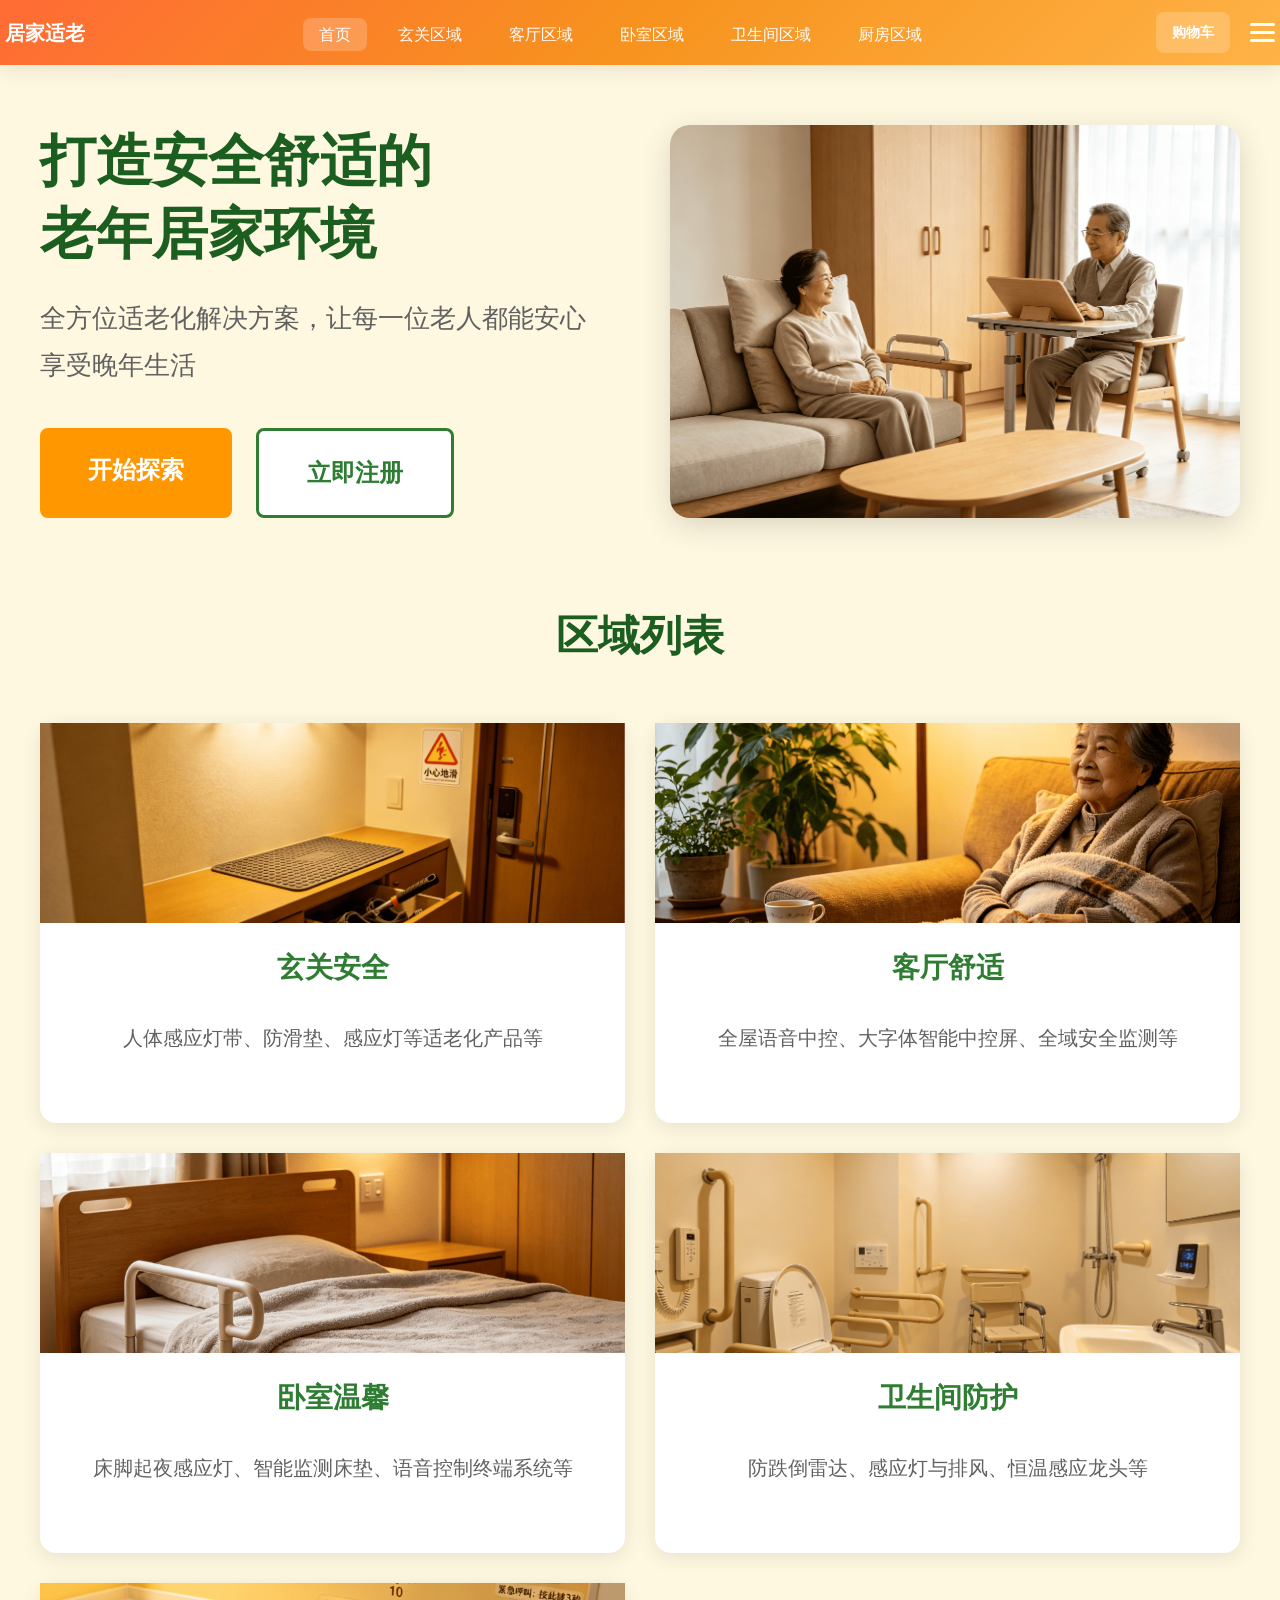
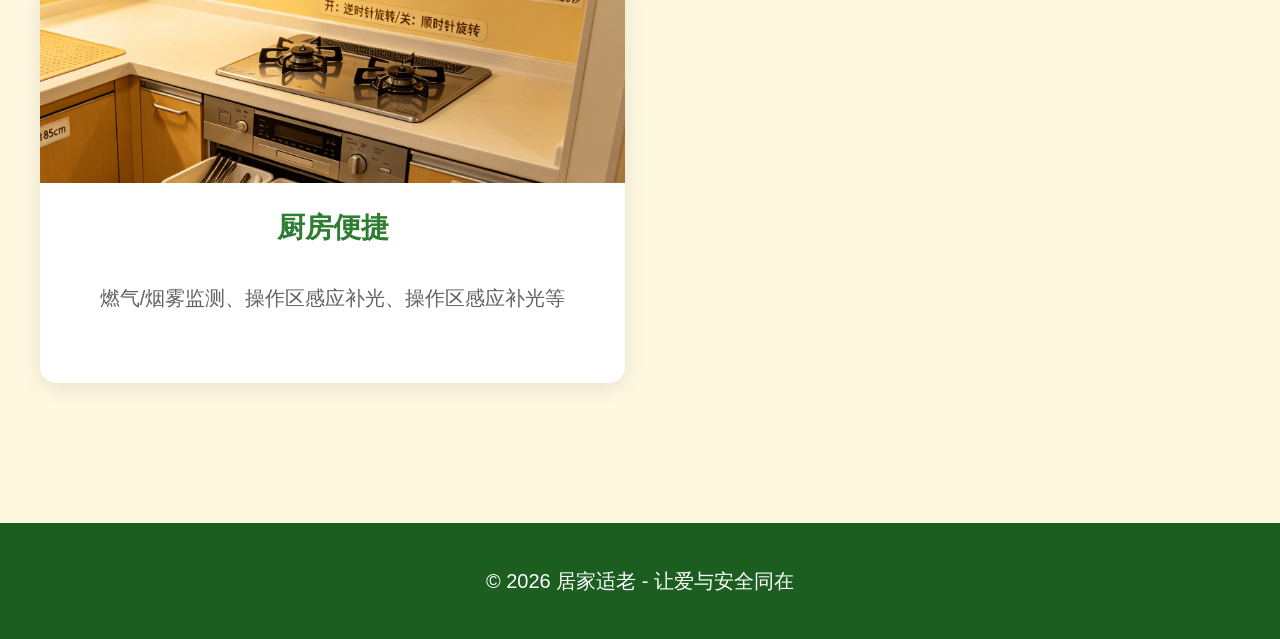
<file: index.html>
<!DOCTYPE html>
<html lang="zh-CN">
<head>
    <meta charset="UTF-8">
    <meta name="viewport" content="width=device-width, initial-scale=1.0">
    <title>居家适老 - 安全舒适的老年生活</title>
    <link rel="stylesheet" href="css/styles.css">
</head>
<body>
    <nav class="navbar">
        <div class="nav-container">
            <a href="index.html" class="logo">居家适老</a>
            <ul class="nav-links">
                <li><a href="index.html" class="active">首页</a></li>
                <li><a href="entrance.html">玄关区域</a></li>
                <li><a href="livingroom.html">客厅区域</a></li>
                <li><a href="bedroom.html">卧室区域</a></li>
                <li><a href="bathroom.html">卫生间区域</a></li>
                <li><a href="kitchen.html">厨房区域</a></li>
            </ul>
            <div class="nav-actions">
                <a href="cart.html" class="btn-cart">购物车</a>
                <div class="menu-toggle" id="menuToggle">
                    <span></span>
                    <span></span>
                    <span></span>
                </div>
            </div>
        </div>
    </nav>

    <div class="side-menu-overlay" id="sideMenuOverlay"></div>
    
    <div class="side-menu" id="sideMenu">
        <div class="side-menu-header">
            <h3>菜单</h3>
            <button class="side-menu-close" id="sideMenuClose">×</button>
        </div>
        <div class="side-menu-content">
            <a href="profile.html" class="side-menu-item">
                <span class="side-menu-icon"></span>
                个人资料
            </a>
            <a href="login.html" class="side-menu-item">
                <span class="side-menu-icon"></span>
                登录 / 注册
            </a>
        </div>
    </div>

    <main class="main-content">
        <section class="hero-section">
            <div class="hero-content">
                <h1 class="hero-title">打造安全舒适的<br>老年居家环境</h1>
                <p class="hero-subtitle">全方位适老化解决方案，让每一位老人都能安心享受晚年生活</p>
                <div class="hero-actions">
                    <a href="entrance.html" class="btn-large btn-primary">开始探索</a>
                    <a href="register.html" class="btn-large btn-secondary">立即注册</a>
                </div>
            </div>
            <div class="hero-slider">
                <div class="slider-container">
                    <img src="图片/舒适场景.png"  class="slider-image active">
                    <img src="图片/舒适场景2.png"  class="slider-image">
                    <img src="图片/舒适场景3.png"  class="slider-image">
                </div>
            </div>
        </section>

        <section class="features-section">
            <h2 class="section-title">区域列表</h2>
            <div class="features-grid">
                <a href="entrance.html" class="feature-card-link">
                    <div class="feature-card">
                        <img src="图片/玄关安全.png" alt="玄关安全" class="feature-icon-img">
                        <h3>玄关安全</h3>
                        <p>人体感应灯带、防滑垫、感应灯等适老化产品等</p>
                    </div>
                </a>
                <a href="livingroom.html" class="feature-card-link">
                    <div class="feature-card">
                        <img src="图片/客厅舒适.png" alt="客厅舒适" class="feature-icon-img">
                        <h3>客厅舒适</h3>
                        <p>全屋语音中控、大字体智能中控屏、全域安全监测等</p>
                    </div>
                </a>
                <a href="bedroom.html" class="feature-card-link">
                    <div class="feature-card">
                        <img src="图片/卧室温馨.png" alt="卧室温馨" class="feature-icon-img">
                        <h3>卧室温馨</h3>
                        <p>床脚起夜感应灯、智能监测床垫、语音控制终端系统等</p>
                    </div>
                </a>
                <a href="bathroom.html" class="feature-card-link">
                    <div class="feature-card">
                        <img src="图片/卫生间.png" alt="卫生间防护" class="feature-icon-img">
                        <h3>卫生间防护</h3>
                        <p>防跌倒雷达、感应灯与排风、恒温感应龙头等</p>
                    </div>
                </a>
                <a href="kitchen.html" class="feature-card-link">
                    <div class="feature-card">
                        <img src="图片/厨房便捷.png" alt="厨房便捷" class="feature-icon-img">
                        <h3>厨房便捷</h3>
                        <p>燃气/烟雾监测、操作区感应补光、操作区感应补光等</p>
                    </div>
                </a>
            </div>
        </section>
    </main>

    <footer class="footer">
        <div class="footer-content">
            <p>&copy; 2026 居家适老 - 让爱与安全同在</p>
        </div>
    </footer>

    <script src="js/menu.js"></script>
    <script src="js/index.js"></script>
</body>
</html>
</file>
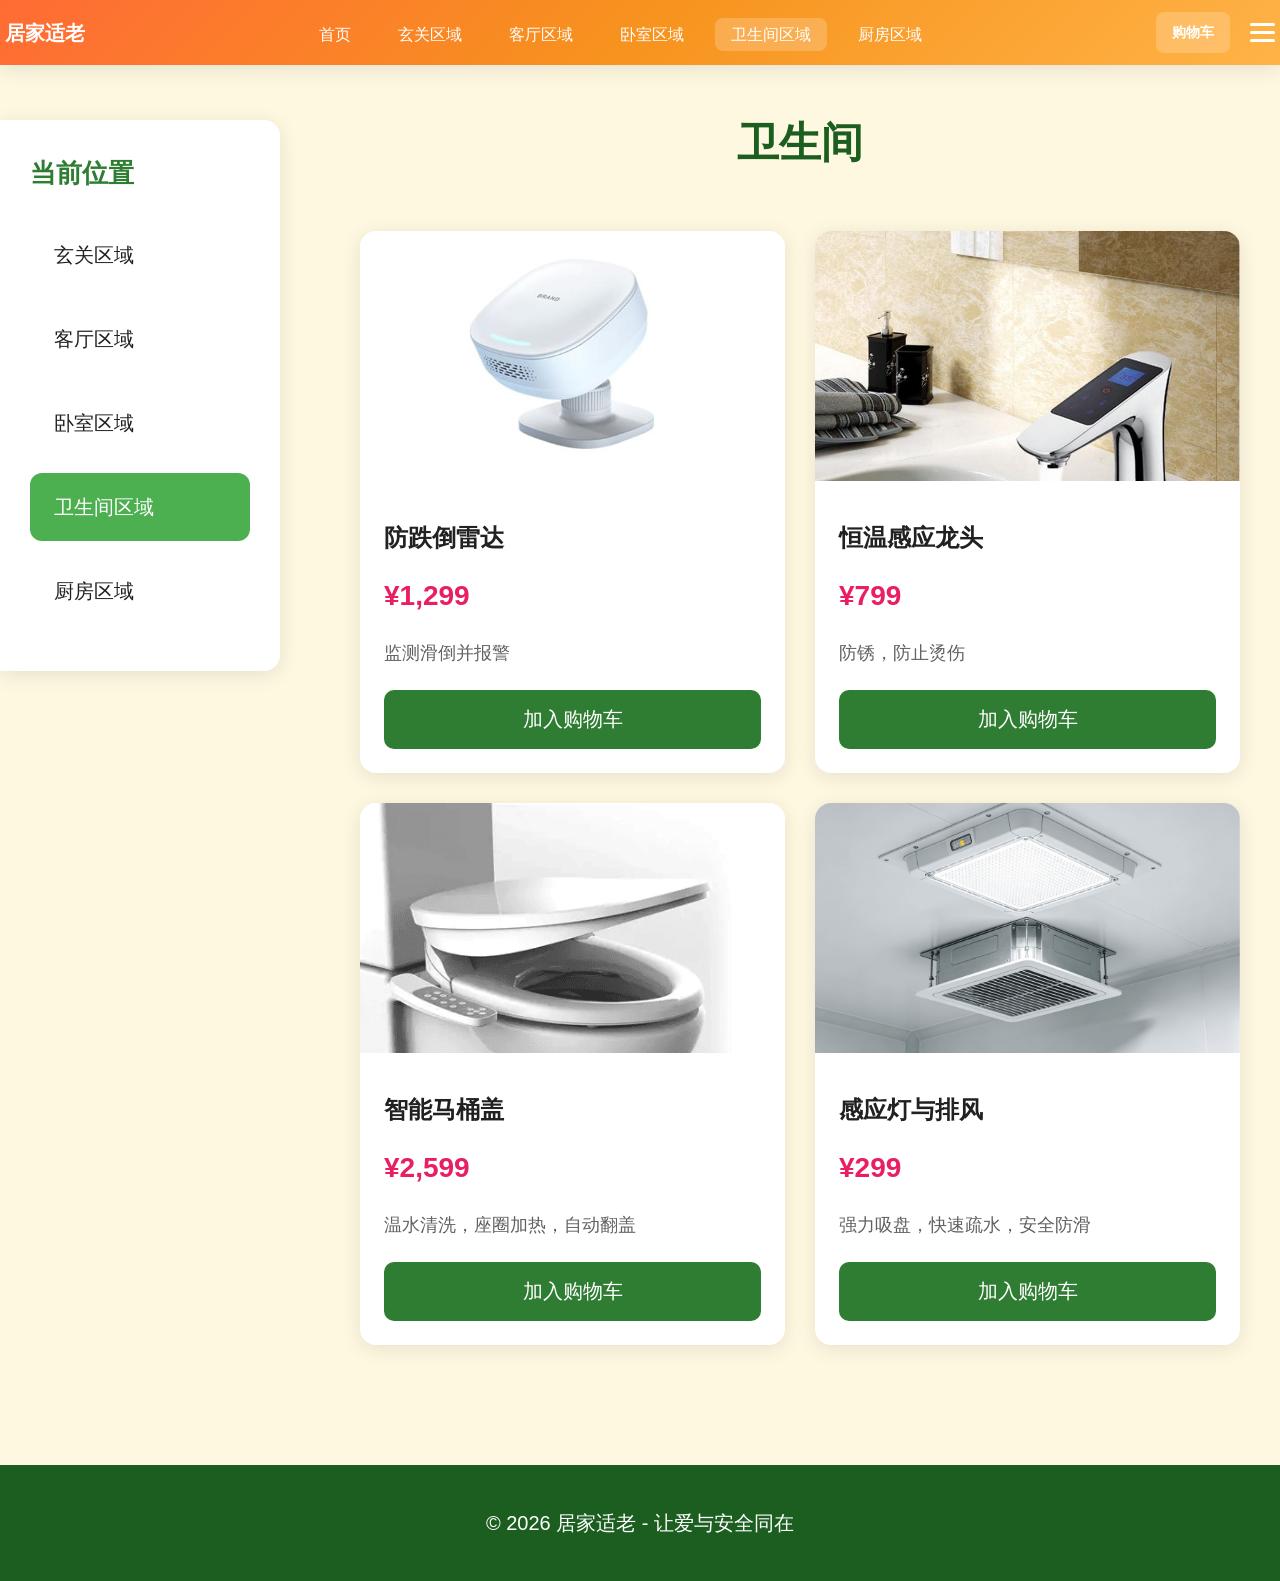
<file: bathroom.html>
<!DOCTYPE html>
<html lang="zh-CN">
<head>
    <meta charset="UTF-8">
    <meta name="viewport" content="width=device-width, initial-scale=1.0">
    <title>卫生间区域 - 居家适老</title>
    <link rel="stylesheet" href="css/styles.css">
</head>
<body>
    <nav class="navbar">
        <div class="nav-container">
            <a href="index.html" class="logo">居家适老</a>
            <ul class="nav-links">
                <li><a href="index.html">首页</a></li>
                <li><a href="entrance.html">玄关区域</a></li>
                <li><a href="livingroom.html">客厅区域</a></li>
                <li><a href="bedroom.html">卧室区域</a></li>
                <li><a href="bathroom.html" class="active">卫生间区域</a></li>
                <li><a href="kitchen.html">厨房区域</a></li>
            </ul>
            <div class="nav-actions">
                <a href="cart.html" class="btn-cart">购物车</a>
                <div class="menu-toggle" id="menuToggle">
                    <span></span>
                    <span></span>
                    <span></span>
                </div>
            </div>
        </div>
    </nav>

    <div class="side-menu-overlay" id="sideMenuOverlay"></div>
    
    <div class="side-menu" id="sideMenu">
        <div class="side-menu-header">
            <h3>菜单</h3>
            <button class="side-menu-close" id="sideMenuClose">×</button>
        </div>
        <div class="side-menu-content">
            <a href="profile.html" class="side-menu-item">
                <span class="side-menu-icon"></span>
                个人资料
            </a>
            <a href="login.html" class="side-menu-item">
                <span class="side-menu-icon"></span>
                登录 / 注册
            </a>
        </div>
    </div>

    <aside class="sidebar">
        <h3>当前位置</h3>
        <ul class="sidebar-nav">
            <li><a href="entrance.html">玄关区域</a></li>
            <li><a href="livingroom.html">客厅区域</a></li>
            <li><a href="bedroom.html">卧室区域</a></li>
            <li><a href="bathroom.html" class="active">卫生间区域</a></li>
            <li><a href="kitchen.html">厨房区域</a></li>
        </ul>
    </aside>

    <main class="room-content">
        <h1 class="section-title">卫生间</h1>
        <div class="product-grid">
            <div class="product-card">
                <img src="图片/防跌倒雷达.jpg" alt="防跌倒雷达" class="product-image">
                <div class="product-info">
                    <h3>防跌倒雷达</h3>
                    <div class="product-price">¥1,299</div>
                    <p class="product-desc">监测滑倒并报警</p>
                    <button class="add-to-cart" data-product-id="bathroom-1">加入购物车</button>
                </div>
            </div>
            <div class="product-card">
                <img src="图片/恒温感应龙头.jpg" alt="恒温感应龙头" class="product-image">
                <div class="product-info">
                    <h3>恒温感应龙头</h3>
                    <div class="product-price">¥799</div>
                    <p class="product-desc">防锈，防止烫伤</p>
                    <button class="add-to-cart" data-product-id="bathroom-2">加入购物车</button>
                </div>
            </div>
            <div class="product-card">
                <img src="图片/智能马桶盖.png" alt="智能马桶盖" class="product-image">
                <div class="product-info">
                    <h3>智能马桶盖</h3>
                    <div class="product-price">¥2,599</div>
                    <p class="product-desc">温水清洗，座圈加热，自动翻盖</p>
                    <button class="add-to-cart" data-product-id="bathroom-3">加入购物车</button>
                </div>
            </div>
            <div class="product-card">
                <img src="图片/感应灯与排风.png" alt="感应灯与排风" class="product-image">
                <div class="product-info">
                    <h3>感应灯与排风</h3>
                    <div class="product-price">¥299</div>
                    <p class="product-desc">强力吸盘，快速疏水，安全防滑</p>
                    <button class="add-to-cart" data-product-id="bathroom-4">加入购物车</button>
                </div>
            </div>
        </div>
    </main>

    <footer class="footer">
        <div class="footer-content">
            <p>&copy; 2026 居家适老 - 让爱与安全同在</p>
        </div>
    </footer>

    <script src="js/menu.js"></script>
    <script src="js/cart.js"></script>
</body>
</html>
</file>
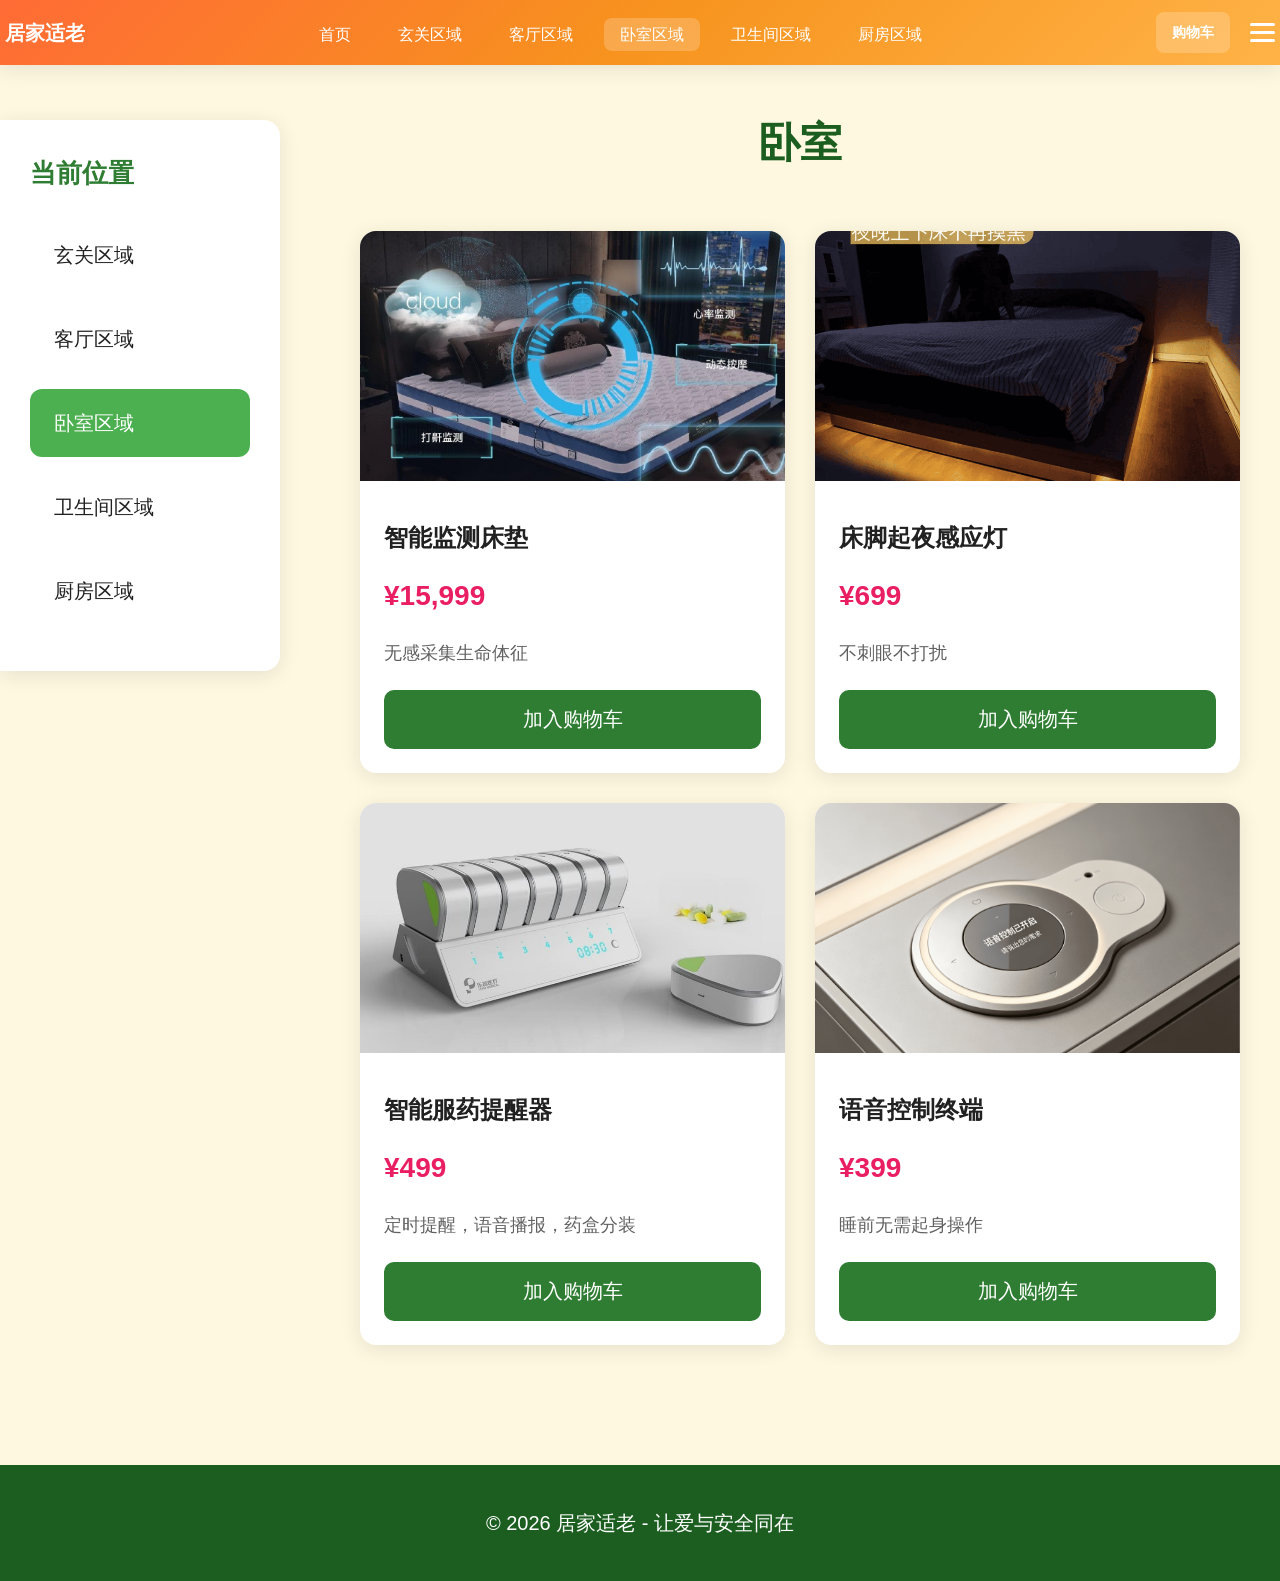
<file: bedroom.html>
<!DOCTYPE html>
<html lang="zh-CN">
<head>
    <meta charset="UTF-8">
    <meta name="viewport" content="width=device-width, initial-scale=1.0">
    <title>卧室区域 - 居家适老</title>
    <link rel="stylesheet" href="css/styles.css">
</head>
<body>
    <nav class="navbar">
        <div class="nav-container">
            <a href="index.html" class="logo">居家适老</a>
            <ul class="nav-links">
                <li><a href="index.html">首页</a></li>
                <li><a href="entrance.html">玄关区域</a></li>
                <li><a href="livingroom.html">客厅区域</a></li>
                <li><a href="bedroom.html" class="active">卧室区域</a></li>
                <li><a href="bathroom.html">卫生间区域</a></li>
                <li><a href="kitchen.html">厨房区域</a></li>
            </ul>
            <div class="nav-actions">
                <a href="cart.html" class="btn-cart">购物车</a>
                <div class="menu-toggle" id="menuToggle">
                    <span></span>
                    <span></span>
                    <span></span>
                </div>
            </div>
        </div>
    </nav>

    <div class="side-menu-overlay" id="sideMenuOverlay"></div>
    
    <div class="side-menu" id="sideMenu">
        <div class="side-menu-header">
            <h3>菜单</h3>
            <button class="side-menu-close" id="sideMenuClose">×</button>
        </div>
        <div class="side-menu-content">
            <a href="profile.html" class="side-menu-item">
                <span class="side-menu-icon"></span>
                个人资料
            </a>
            <a href="login.html" class="side-menu-item">
                <span class="side-menu-icon"></span>
                登录 / 注册
            </a>
        </div>
    </div>

    <aside class="sidebar">
        <h3>当前位置</h3>
        <ul class="sidebar-nav">
            <li><a href="entrance.html">玄关区域</a></li>
            <li><a href="livingroom.html">客厅区域</a></li>
            <li><a href="bedroom.html" class="active">卧室区域</a></li>
            <li><a href="bathroom.html">卫生间区域</a></li>
            <li><a href="kitchen.html">厨房区域</a></li>
        </ul>
    </aside>

    <main class="room-content">
        <h1 class="section-title">卧室</h1>
        <div class="product-grid">
            <div class="product-card">
                <img src="图片/智能监测床垫.jpg" alt="智能监测床垫" class="product-image">
                <div class="product-info">
                    <h3>智能监测床垫</h3>
                    <div class="product-price">¥15,999</div>
                    <p class="product-desc">无感采集生命体征</p>
                    <button class="add-to-cart" data-product-id="bedroom-1">加入购物车</button>
                </div>
            </div>
            <div class="product-card">
                <img src="图片/床脚起夜感应灯.png" alt="床脚起夜感应灯" class="product-image">
                <div class="product-info">
                    <h3>床脚起夜感应灯</h3>
                    <div class="product-price">¥699</div>
                    <p class="product-desc">不刺眼不打扰</p>
                    <button class="add-to-cart" data-product-id="bedroom-2">加入购物车</button>
                </div>
            </div>
            <div class="product-card">
                <img src="图片/智能服药提醒.jpg" alt="智能服药提醒器" class="product-image">
                <div class="product-info">
                    <h3>智能服药提醒器</h3>
                    <div class="product-price">¥499</div>
                    <p class="product-desc">定时提醒，语音播报，药盒分装</p>
                    <button class="add-to-cart" data-product-id="bedroom-3">加入购物车</button>
                </div>
            </div>
            <div class="product-card">
                <img src="图片/语言控制终端.png" alt="语音控制终端" class="product-image">
                <div class="product-info">
                    <h3>语音控制终端</h3>
                    <div class="product-price">¥399</div>
                    <p class="product-desc">睡前无需起身操作</p>
                    <button class="add-to-cart" data-product-id="bedroom-4">加入购物车</button>
                </div>
            </div>
        </div>
    </main>

    <footer class="footer">
        <div class="footer-content">
            <p>&copy; 2026 居家适老 - 让爱与安全同在</p>
        </div>
    </footer>

    <script src="js/menu.js"></script>
    <script src="js/cart.js"></script>
</body>
</html>
</file>
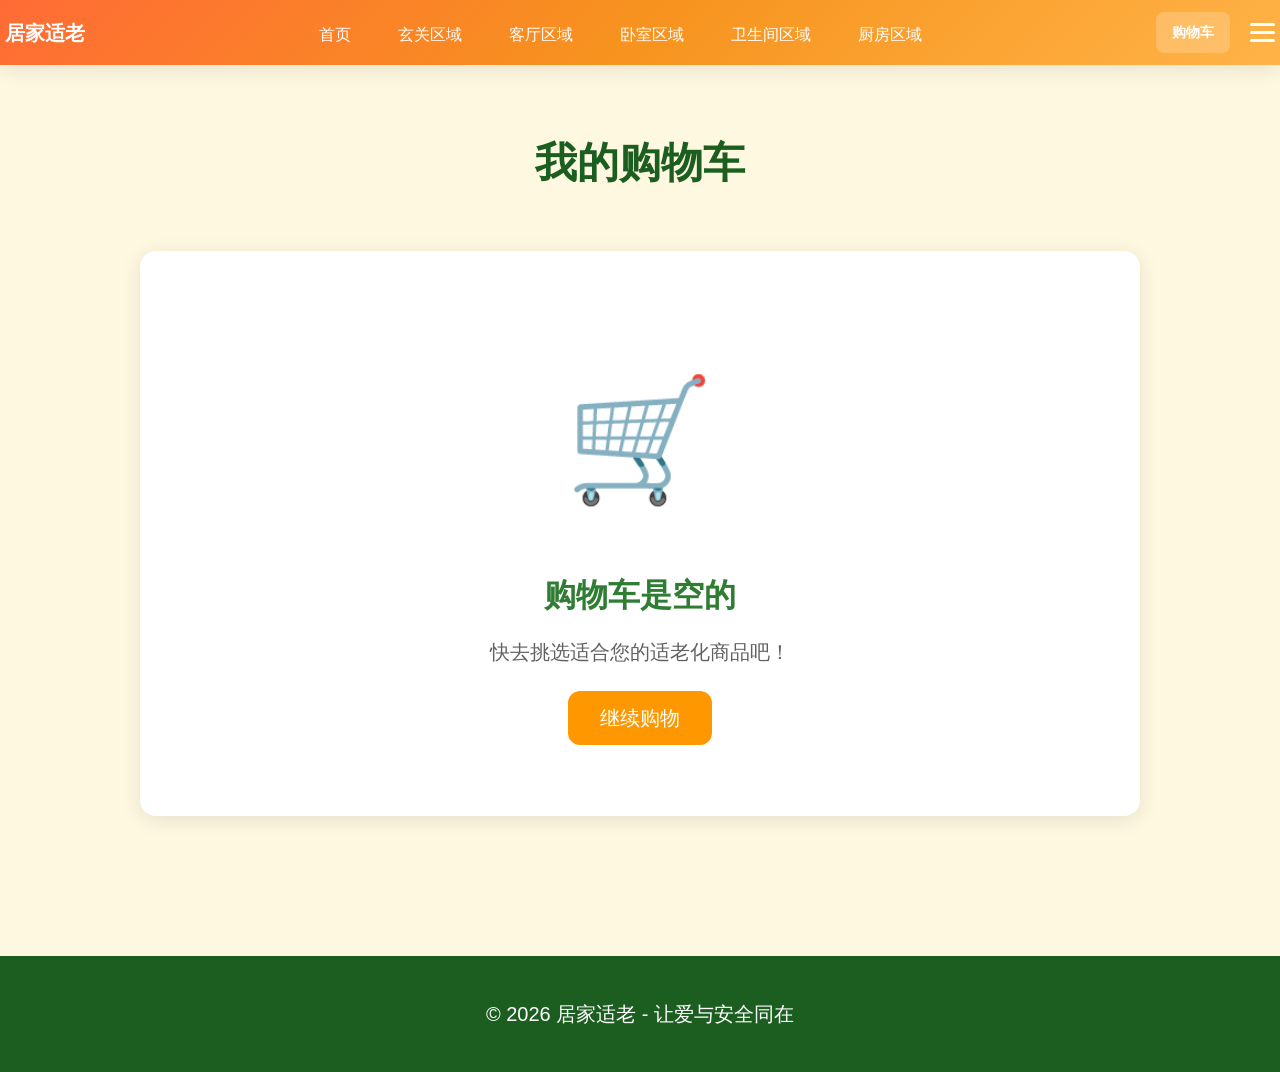
<file: cart.html>
<!DOCTYPE html>
<html lang="zh-CN">
<head>
    <meta charset="UTF-8">
    <meta name="viewport" content="width=device-width, initial-scale=1.0">
    <title>购物车 - 居家适老</title>
    <link rel="stylesheet" href="css/styles.css">
</head>
<body>
    <nav class="navbar">
        <div class="nav-container">
            <a href="index.html" class="logo">居家适老</a>
            <ul class="nav-links">
                <li><a href="index.html">首页</a></li>
                <li><a href="entrance.html">玄关区域</a></li>
                <li><a href="livingroom.html">客厅区域</a></li>
                <li><a href="bedroom.html">卧室区域</a></li>
                <li><a href="bathroom.html">卫生间区域</a></li>
                <li><a href="kitchen.html">厨房区域</a></li>
            </ul>
            <div class="nav-actions">
                <a href="cart.html" class="btn-cart">购物车<span id="cart-count"></span></a>
                <div class="menu-toggle" id="menuToggle">
                    <span></span>
                    <span></span>
                    <span></span>
                </div>
            </div>
        </div>
    </nav>

    <div class="side-menu-overlay" id="sideMenuOverlay"></div>
    
    <div class="side-menu" id="sideMenu">
        <div class="side-menu-header">
            <h3>菜单</h3>
            <button class="side-menu-close" id="sideMenuClose">×</button>
        </div>
        <div class="side-menu-content">
            <a href="profile.html" class="side-menu-item">
                <span class="side-menu-icon"></span>
                个人资料
            </a>
            <a href="login.html" class="side-menu-item">
                <span class="side-menu-icon"></span>
                登录 / 注册
            </a>
        </div>
    </div>

    <main class="main-content">
        <h1 class="section-title">我的购物车</h1>
        
        <div class="cart-container" id="cart-container">
            <div class="empty-cart">
                <div class="empty-cart-icon">🛒</div>
                <h2 class="empty-cart-title">购物车是空的</h2>
                <p class="empty-cart-desc">快去挑选适合您的适老化商品吧！</p>
                <a href="index.html" class="continue-shopping">继续购物</a>
            </div>
        </div>

        <div class="cart-summary cart-summary-hidden" id="cart-summary">
            <div class="cart-total">总计：<span id="cart-total">¥0.00</span></div>
            <a href="checkout.html" class="btn-primary checkout-btn">立即结算</a>
        </div>
    </main>

    <footer class="footer">
        <div class="footer-content">
            <p>&copy; 2026 居家适老 - 让爱与安全同在</p>
        </div>
    </footer>

    <script src="js/menu.js"></script>
    <script src="js/cart.js"></script>
</body>
</html>
</file>
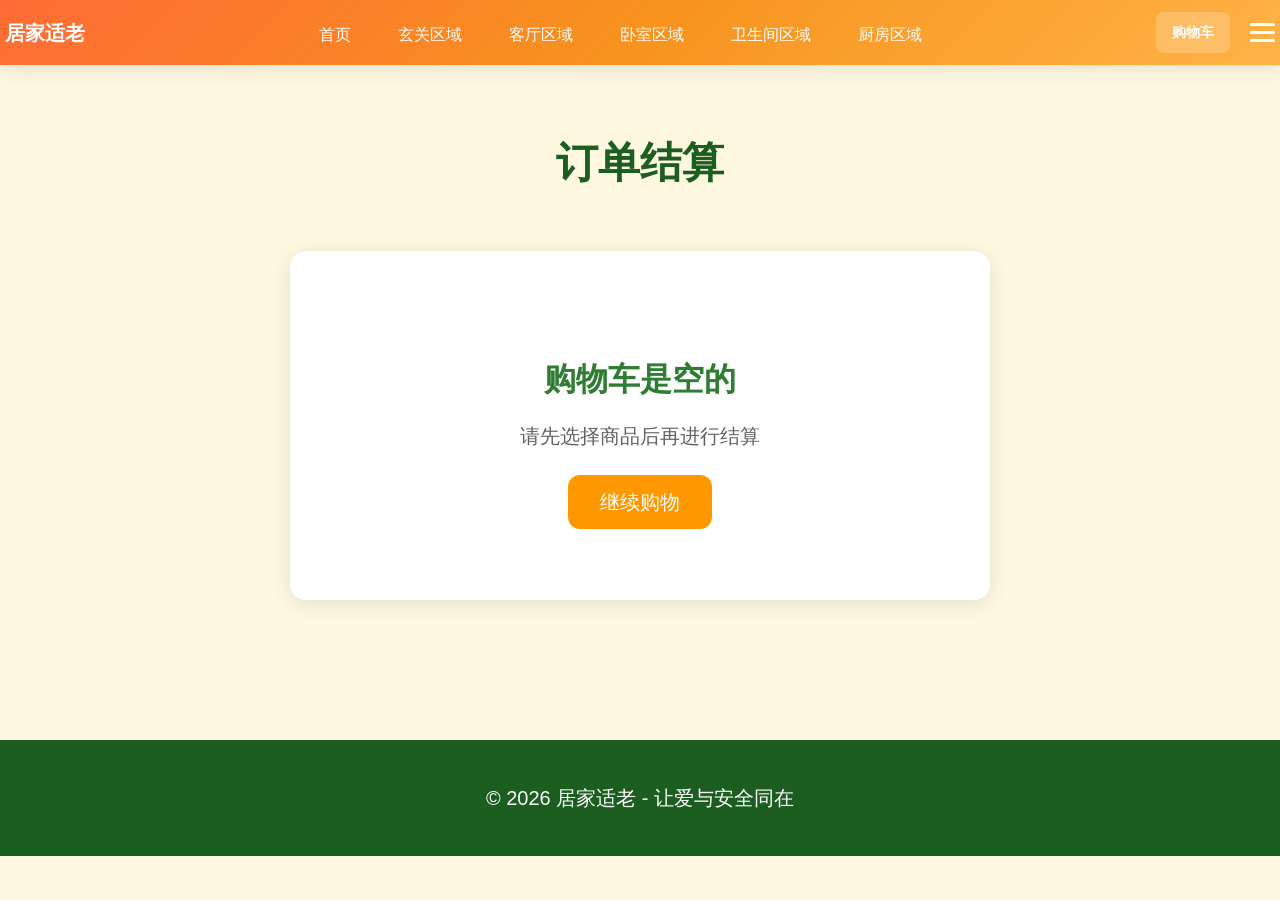
<file: checkout.html>
<!DOCTYPE html>
<html lang="zh-CN">
<head>
    <meta charset="UTF-8">
    <meta name="viewport" content="width=device-width, initial-scale=1.0">
    <title>订单结算 - 居家适老</title>
    <link rel="stylesheet" href="css/styles.css">
</head>
<body>
    <nav class="navbar">
        <div class="nav-container">
            <a href="index.html" class="logo">居家适老</a>
            <ul class="nav-links">
                <li><a href="index.html">首页</a></li>
                <li><a href="entrance.html">玄关区域</a></li>
                <li><a href="livingroom.html">客厅区域</a></li>
                <li><a href="bedroom.html">卧室区域</a></li>
                <li><a href="bathroom.html">卫生间区域</a></li>
                <li><a href="kitchen.html">厨房区域</a></li>
            </ul>
            <div class="nav-actions">
                <a href="cart.html" class="btn-cart">购物车</a>
                <div class="menu-toggle" id="menuToggle">
                    <span></span>
                    <span></span>
                    <span></span>
                </div>
            </div>
        </div>
    </nav>

    <div class="side-menu-overlay" id="sideMenuOverlay"></div>
    
    <div class="side-menu" id="sideMenu">
        <div class="side-menu-header">
            <h3>菜单</h3>
            <button class="side-menu-close" id="sideMenuClose">×</button>
        </div>
        <div class="side-menu-content">
            <a href="profile.html" class="side-menu-item">
                <span class="side-menu-icon"></span>
                个人资料
            </a>
            <a href="login.html" class="side-menu-item">
                <span class="side-menu-icon"></span>
                登录 / 注册
            </a>
        </div>
    </div>

    <main class="main-content">
        <h1 class="section-title">订单结算</h1>
        
        <div class="checkout-container" id="checkout-container">
            <div class="empty-checkout">
                <div class="empty-checkout-icon"></div>
                <h2 class="empty-cart-title">购物车是空的</h2>
                <p class="empty-cart-desc">请先选择商品后再进行结算</p>
                <a href="index.html" class="continue-shopping">继续购物</a>
            </div>
        </div>

        <div id="payment-section" class="payment-section-hidden">
            <div class="checkout-container">
                <div class="checkout-section">
                    <h2 class="section-title">收货信息</h2>
                    
                    <div class="form-group">
                        <label for="contact-phone">联系电话</label>
                        <input type="tel" id="contact-phone" class="checkout-input" placeholder="请输入联系电话" required>
                    </div>
                    
                    <div class="form-group">
                        <label for="delivery-address">收货地址</label>
                        <textarea id="delivery-address" class="checkout-input checkout-textarea" placeholder="请输入详细收货地址" required></textarea>
                    </div>
                    
                    <h2 class="section-title">选择支付方式</h2>
                    
                    <div class="payment-methods">
                        <label class="payment-method selected">
                            <input type="radio" name="payment" value="wechat" checked>
                            <img src="图片/微信图标.jpg" alt="微信支付" class="payment-icon">
                            <div class="payment-info">
                                <h4>微信支付</h4>
                                <p>使用微信扫描二维码支付</p>
                            </div>
                        </label>
                        
                        <label class="payment-method">
                            <input type="radio" name="payment" value="alipay">
                            <img src="图片/支付宝.png" alt="支付宝" class="payment-icon">
                            <div class="payment-info">
                                <h4>支付宝</h4>
                                <p>使用支付宝扫描二维码支付</p>
                            </div>
                        </label>
                        
                        <label class="payment-method">
                            <input type="radio" name="payment" value="bankcard">
                            <img src="图片/银行卡.png" alt="银行卡" class="payment-icon">
                            <div class="payment-info">
                                <h4>银行卡支付</h4>
                                <p>使用银行卡扫描二维码支付</p>
                            </div>
                        </label>
                    </div>

                    <div class="qr-code-section">
                        <h3 class="qr-section-title">请扫描下方二维码完成支付</h3>
                        <img src="图片/二维码.png" alt="支付二维码" id="qr-code" class="qr-code">
                        <p class="qr-hint">支付完成后，点击"确认支付"按钮</p>
                    </div>

                    <button class="btn-pay" id="confirm-pay-btn">确认支付 ¥<span id="pay-amount">0.00</span></button>
                    <a href="cart.html" class="btn-back">← 返回购物车</a>
                </div>
            </div>
        </div>
    </main>

    <footer class="footer">
        <div class="footer-content">
            <p>&copy; 2026 居家适老 - 让爱与安全同在</p>
        </div>
    </footer>

    <script src="js/menu.js"></script>
    <script src="js/checkout.js"></script>
</body>
</html>
</file>
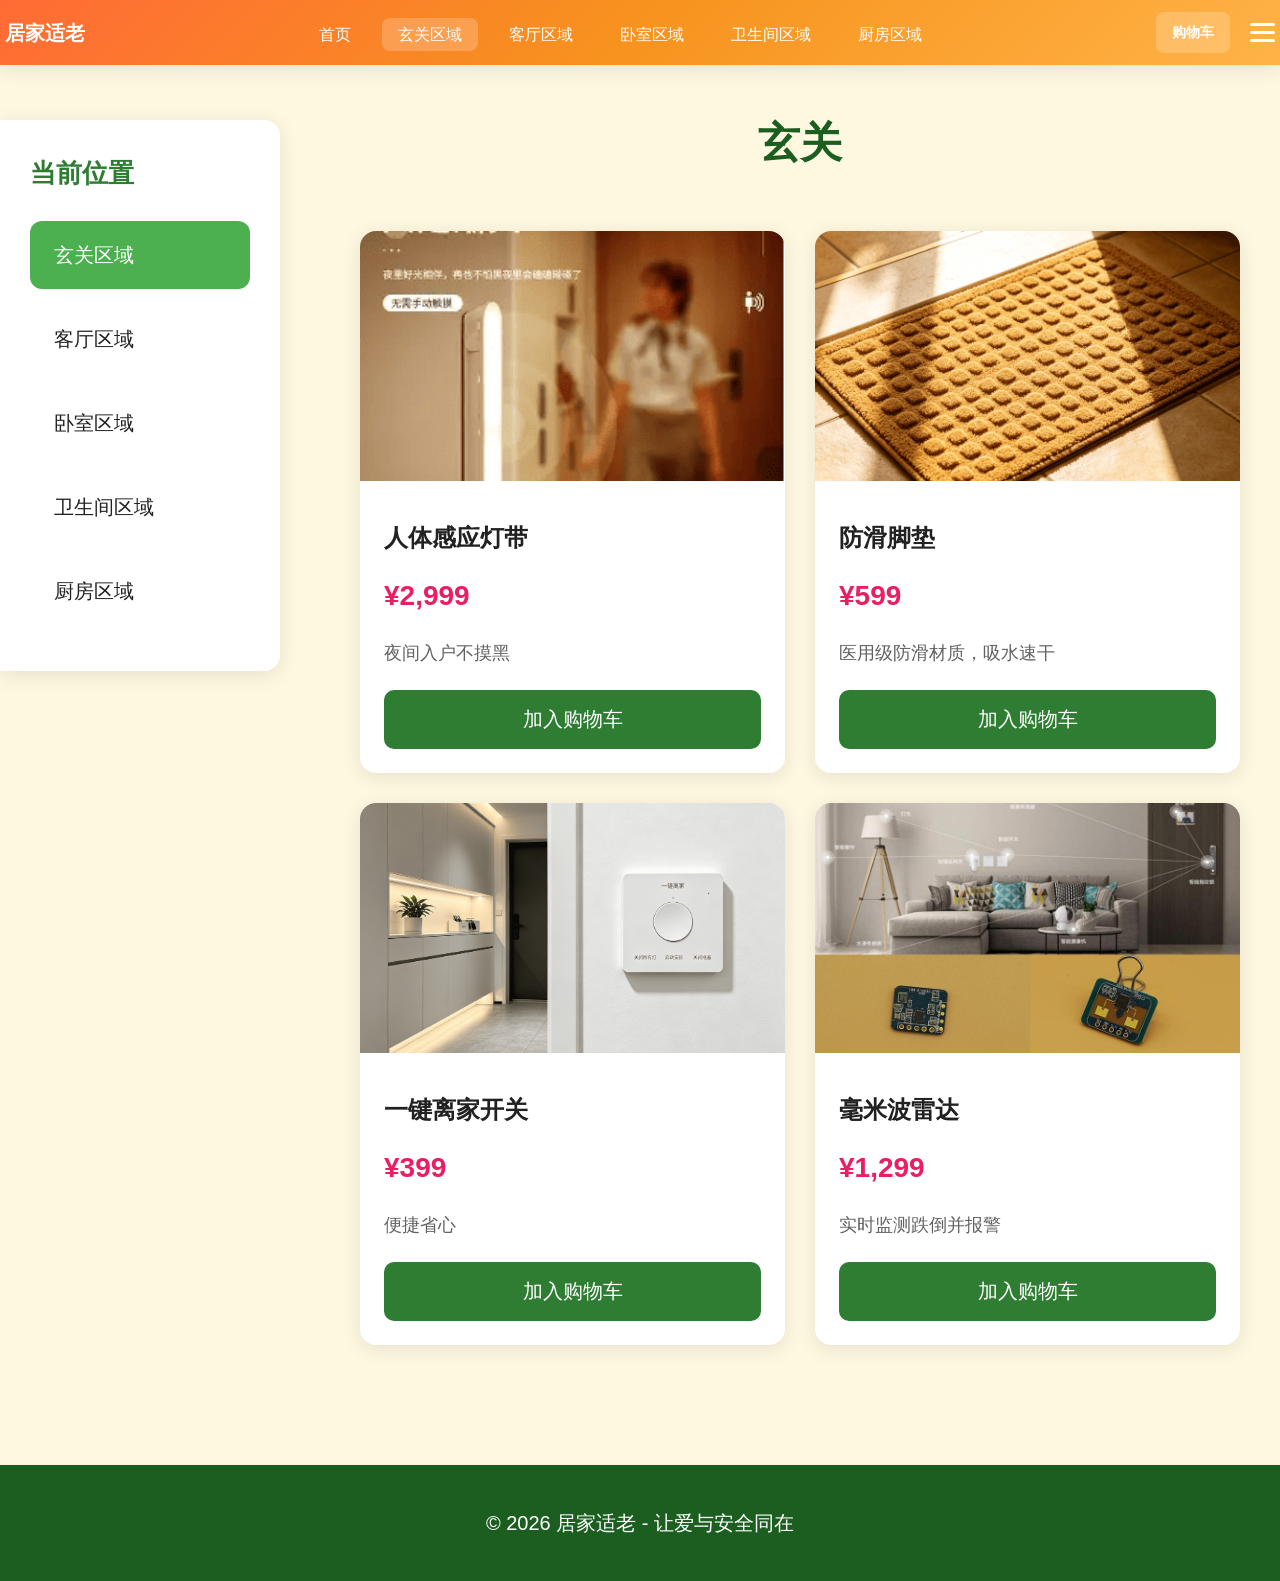
<file: entrance.html>
<!DOCTYPE html>
<html lang="zh-CN">
<head>
    <meta charset="UTF-8">
    <meta name="viewport" content="width=device-width, initial-scale=1.0">
    <title>玄关区域 - 居家适老</title>
    <link rel="stylesheet" href="css/styles.css">
</head>
<body>
    <nav class="navbar">
        <div class="nav-container">
            <a href="index.html" class="logo">居家适老</a>
            <ul class="nav-links">
                <li><a href="index.html">首页</a></li>
                <li><a href="entrance.html" class="active">玄关区域</a></li>
                <li><a href="livingroom.html">客厅区域</a></li>
                <li><a href="bedroom.html">卧室区域</a></li>
                <li><a href="bathroom.html">卫生间区域</a></li>
                <li><a href="kitchen.html">厨房区域</a></li>
            </ul>
            <div class="nav-actions">
                <a href="cart.html" class="btn-cart">购物车</a>
                <div class="menu-toggle" id="menuToggle">
                    <span></span>
                    <span></span>
                    <span></span>
                </div>
            </div>
        </div>
    </nav>

    <div class="side-menu-overlay" id="sideMenuOverlay"></div>
    
    <div class="side-menu" id="sideMenu">
        <div class="side-menu-header">
            <h3>菜单</h3>
            <button class="side-menu-close" id="sideMenuClose">×</button>
        </div>
        <div class="side-menu-content">
            <a href="profile.html" class="side-menu-item">
                <span class="side-menu-icon"></span>
                个人资料
            </a>
            <a href="login.html" class="side-menu-item">
                <span class="side-menu-icon"></span>
                登录 / 注册
            </a>
        </div>
    </div>

    <aside class="sidebar">
        <h3>当前位置</h3>
        <ul class="sidebar-nav">
            <li><a href="entrance.html" class="active">玄关区域</a></li>
            <li><a href="livingroom.html">客厅区域</a></li>
            <li><a href="bedroom.html">卧室区域</a></li>
            <li><a href="bathroom.html">卫生间区域</a></li>
            <li><a href="kitchen.html">厨房区域</a></li>
        </ul>
    </aside>

    <main class="room-content">
        <h1 class="section-title">玄关</h1>
        <div class="product-grid">
            <div class="product-card">
                <img src="图片/人体感应灯带.png" alt="人体感应灯带" class="product-image">
                <div class="product-info">
                    <h3>人体感应灯带</h3>
                    <div class="product-price">¥2,999</div>
                    <p class="product-desc">夜间入户不摸黑</p>
                    <button class="add-to-cart" data-product-id="entrance-1">加入购物车</button>
                </div>
            </div>
            <div class="product-card">
                <img src="图片/防滑脚垫.png" alt="防滑脚垫套装" class="product-image">
                <div class="product-info">
                    <h3>防滑脚垫</h3>
                    <div class="product-price">¥599</div>
                    <p class="product-desc">医用级防滑材质，吸水速干</p>
                    <button class="add-to-cart" data-product-id="entrance-2">加入购物车</button>
                </div>
            </div>
            <div class="product-card">
                <img src="图片/一键离家开关.png" alt="一键离家开关" class="product-image">
                <div class="product-info">
                    <h3>一键离家开关</h3>
                    <div class="product-price">¥399</div>
                    <p class="product-desc">便捷省心</p>
                    <button class="add-to-cart" data-product-id="entrance-3">加入购物车</button>
                </div>
            </div>
            <div class="product-card">
                <img src="图片/毫米波雷达.jpg" alt="毫米波雷达" class="product-image">
                <div class="product-info">
                    <h3>毫米波雷达</h3>
                    <div class="product-price">¥1,299</div>
                    <p class="product-desc">实时监测跌倒并报警</p>
                    <button class="add-to-cart" data-product-id="entrance-4">加入购物车</button>
                </div>
            </div>
        </div>
    </main>

    <footer class="footer">
        <div class="footer-content">
            <p>&copy; 2026 居家适老 - 让爱与安全同在</p>
        </div>
    </footer>

    <script src="js/menu.js"></script>
    <script src="js/cart.js"></script>
</body>
</html>
</file>
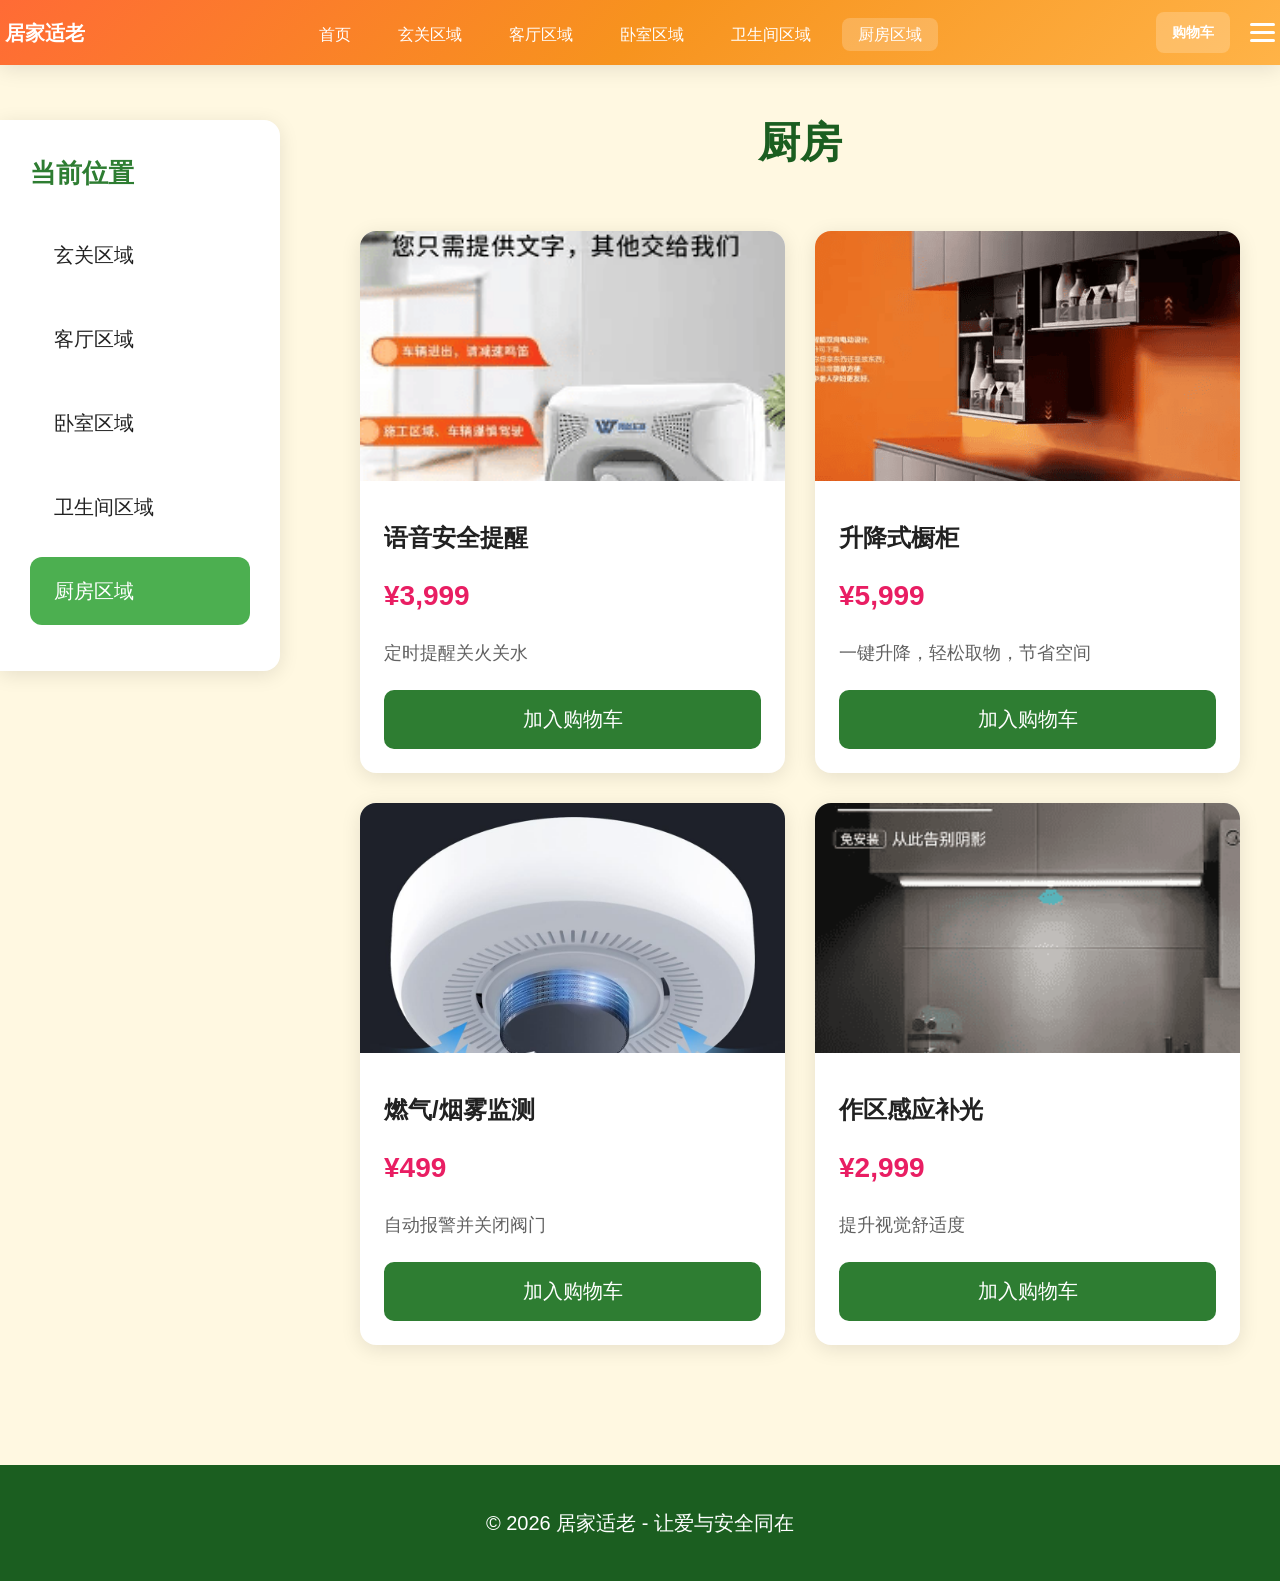
<file: kitchen.html>
<!DOCTYPE html>
<html lang="zh-CN">
<head>
    <meta charset="UTF-8">
    <meta name="viewport" content="width=device-width, initial-scale=1.0">
    <title>厨房区域 - 居家适老</title>
    <link rel="stylesheet" href="css/styles.css">
</head>
<body>
    <nav class="navbar">
        <div class="nav-container">
            <a href="index.html" class="logo">居家适老</a>
            <ul class="nav-links">
                <li><a href="index.html">首页</a></li>
                <li><a href="entrance.html">玄关区域</a></li>
                <li><a href="livingroom.html">客厅区域</a></li>
                <li><a href="bedroom.html">卧室区域</a></li>
                <li><a href="bathroom.html">卫生间区域</a></li>
                <li><a href="kitchen.html" class="active">厨房区域</a></li>
            </ul>
            <div class="nav-actions">
                <a href="cart.html" class="btn-cart">购物车</a>
                <div class="menu-toggle" id="menuToggle">
                    <span></span>
                    <span></span>
                    <span></span>
                </div>
            </div>
        </div>
    </nav>

    <div class="side-menu-overlay" id="sideMenuOverlay"></div>
    
    <div class="side-menu" id="sideMenu">
        <div class="side-menu-header">
            <h3>菜单</h3>
            <button class="side-menu-close" id="sideMenuClose">×</button>
        </div>
        <div class="side-menu-content">
            <a href="profile.html" class="side-menu-item">
                <span class="side-menu-icon"></span>
                个人资料
            </a>
            <a href="login.html" class="side-menu-item">
                <span class="side-menu-icon"></span>
                登录 / 注册
            </a>
        </div>
    </div>

    <aside class="sidebar">
        <h3>当前位置</h3>
        <ul class="sidebar-nav">
            <li><a href="entrance.html">玄关区域</a></li>
            <li><a href="livingroom.html">客厅区域</a></li>
            <li><a href="bedroom.html">卧室区域</a></li>
            <li><a href="bathroom.html">卫生间区域</a></li>
            <li><a href="kitchen.html" class="active">厨房区域</a></li>
        </ul>
    </aside>

    <main class="room-content">
        <h1 class="section-title">厨房</h1>
        <div class="product-grid">
            <div class="product-card">
                <img src="图片/语音安全提醒.png" alt="语音安全提醒" class="product-image">
                <div class="product-info">
                    <h3>语音安全提醒</h3>
                    <div class="product-price">¥3,999</div>
                    <p class="product-desc">定时提醒关火关水</p>
                    <button class="add-to-cart" data-product-id="kitchen-1">加入购物车</button>
                </div>
            </div>
            <div class="product-card">
                <img src="图片/升降式橱柜.png" alt="升降式橱柜" class="product-image">
                <div class="product-info">
                    <h3>升降式橱柜</h3>
                    <div class="product-price">¥5,999</div>
                    <p class="product-desc">一键升降，轻松取物，节省空间</p>
                    <button class="add-to-cart" data-product-id="kitchen-2">加入购物车</button>
                </div>
            </div>
            <div class="product-card">
                <img src="图片/燃气烟雾监测.jpg" alt="燃气/烟雾监测" class="product-image">
                <div class="product-info">
                    <h3>燃气/烟雾监测</h3>
                    <div class="product-price">¥499</div>
                    <p class="product-desc">自动报警并关闭阀门</p>
                    <button class="add-to-cart" data-product-id="kitchen-3">加入购物车</button>
                </div>
            </div>
            <div class="product-card">
                <img src="图片/作区感应补光.png" alt="作区感应补光" class="product-image">
                <div class="product-info">
                    <h3>作区感应补光</h3>
                    <div class="product-price">¥2,999</div>
                    <p class="product-desc">提升视觉舒适度</p>
                    <button class="add-to-cart" data-product-id="kitchen-4">加入购物车</button>
                </div>
            </div>
        </div>
    </main>

    <footer class="footer">
        <div class="footer-content">
            <p>&copy; 2026 居家适老 - 让爱与安全同在</p>
        </div>
    </footer>

    <script src="js/menu.js"></script>
    <script src="js/cart.js"></script>
</body>
</html>
</file>
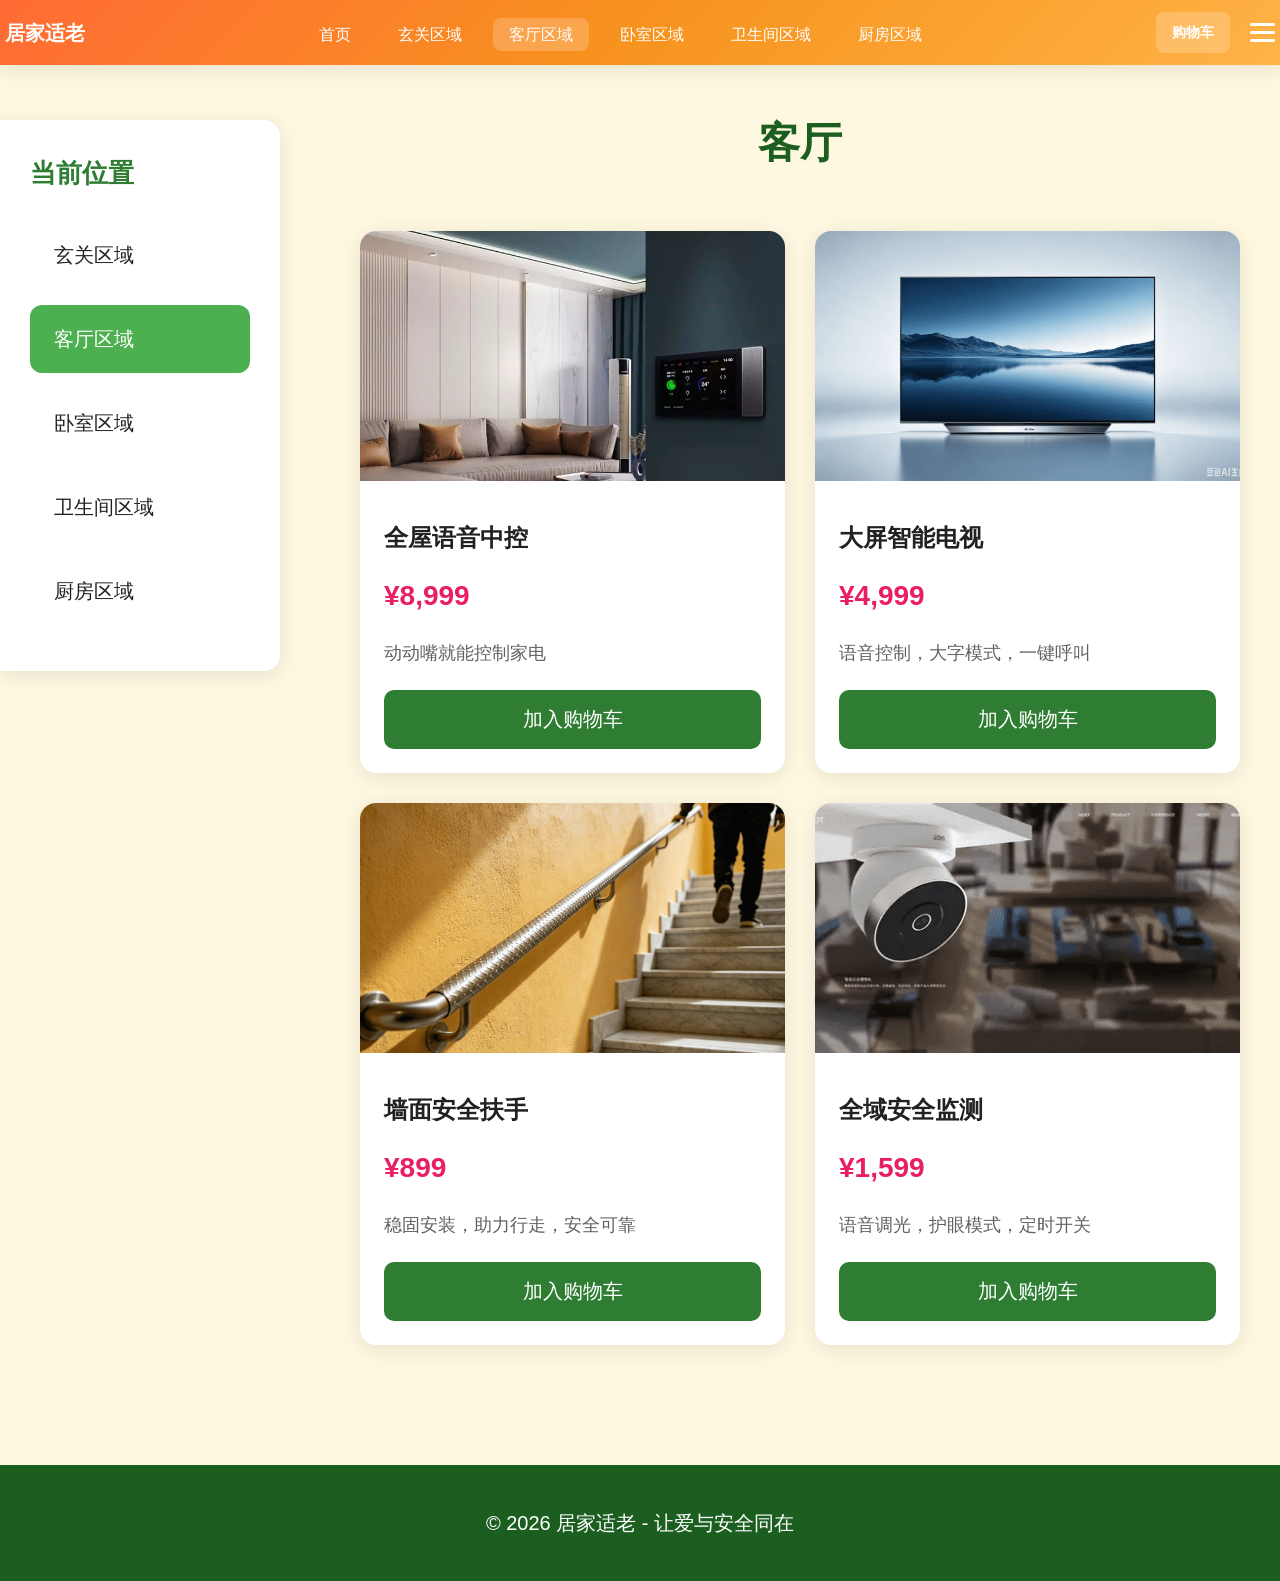
<file: livingroom.html>
<!DOCTYPE html>
<html lang="zh-CN">
<head>
    <meta charset="UTF-8">
    <meta name="viewport" content="width=device-width, initial-scale=1.0">
    <title>客厅区域 - 居家适老</title>
    <link rel="stylesheet" href="css/styles.css">
</head>
<body>
    <nav class="navbar">
        <div class="nav-container">
            <a href="index.html" class="logo">居家适老</a>
            <ul class="nav-links">
                <li><a href="index.html">首页</a></li>
                <li><a href="entrance.html">玄关区域</a></li>
                <li><a href="livingroom.html" class="active">客厅区域</a></li>
                <li><a href="bedroom.html">卧室区域</a></li>
                <li><a href="bathroom.html">卫生间区域</a></li>
                <li><a href="kitchen.html">厨房区域</a></li>
            </ul>
            <div class="nav-actions">
                <a href="cart.html" class="btn-cart">购物车</a>
                <div class="menu-toggle" id="menuToggle">
                    <span></span>
                    <span></span>
                    <span></span>
                </div>
            </div>
        </div>
    </nav>

    <div class="side-menu-overlay" id="sideMenuOverlay"></div>
    
    <div class="side-menu" id="sideMenu">
        <div class="side-menu-header">
            <h3>菜单</h3>
            <button class="side-menu-close" id="sideMenuClose">×</button>
        </div>
        <div class="side-menu-content">
            <a href="profile.html" class="side-menu-item">
                <span class="side-menu-icon"></span>
                个人资料
            </a>
            <a href="login.html" class="side-menu-item">
                <span class="side-menu-icon"></span>
                登录 / 注册
            </a>
        </div>
    </div>

    <aside class="sidebar">
        <h3>当前位置</h3>
        <ul class="sidebar-nav">
            <li><a href="entrance.html">玄关区域</a></li>
            <li><a href="livingroom.html" class="active">客厅区域</a></li>
            <li><a href="bedroom.html">卧室区域</a></li>
            <li><a href="bathroom.html">卫生间区域</a></li>
            <li><a href="kitchen.html">厨房区域</a></li>
        </ul>
    </aside>

    <main class="room-content">
        <h1 class="section-title">客厅</h1>
        <div class="product-grid">
            <div class="product-card">
                <img src="图片/全屋语音中控.jpg" alt="全屋语音中控" class="product-image">
                <div class="product-info">
                    <h3>全屋语音中控</h3>
                    <div class="product-price">¥8,999</div>
                    <p class="product-desc">动动嘴就能控制家电</p>
                    <button class="add-to-cart" data-product-id="livingroom-1">加入购物车</button>
                </div>
            </div>
            <div class="product-card">
                <img src="图片/大屏幕智能电视.png" alt="大屏智能电视" class="product-image">
                <div class="product-info">
                    <h3>大屏智能电视</h3>
                    <div class="product-price">¥4,999</div>
                    <p class="product-desc">语音控制，大字模式，一键呼叫</p>
                    <button class="add-to-cart" data-product-id="livingroom-2">加入购物车</button>
                </div>
            </div>
            <div class="product-card">
                <img src="图片/扶梯.png" alt="墙面安全扶手" class="product-image">
                <div class="product-info">
                    <h3>墙面安全扶手</h3>
                    <div class="product-price">¥899</div>
                    <p class="product-desc">稳固安装，助力行走，安全可靠</p>
                    <button class="add-to-cart" data-product-id="livingroom-3">加入购物车</button>
                </div>
            </div>
            <div class="product-card">
                <img src="图片/全域安全监测.png" alt="全域安全监测" class="product-image">
                <div class="product-info">
                    <h3>全域安全监测</h3>
                    <div class="product-price">¥1,599</div>
                    <p class="product-desc">语音调光，护眼模式，定时开关</p>
                    <button class="add-to-cart" data-product-id="livingroom-4">加入购物车</button>
                </div>
            </div>
        </div>
    </main>

    <footer class="footer">
        <div class="footer-content">
            <p>&copy; 2026 居家适老 - 让爱与安全同在</p>
        </div>
    </footer>

    <script src="js/menu.js"></script>
    <script src="js/cart.js"></script>
</body>
</html>
</file>
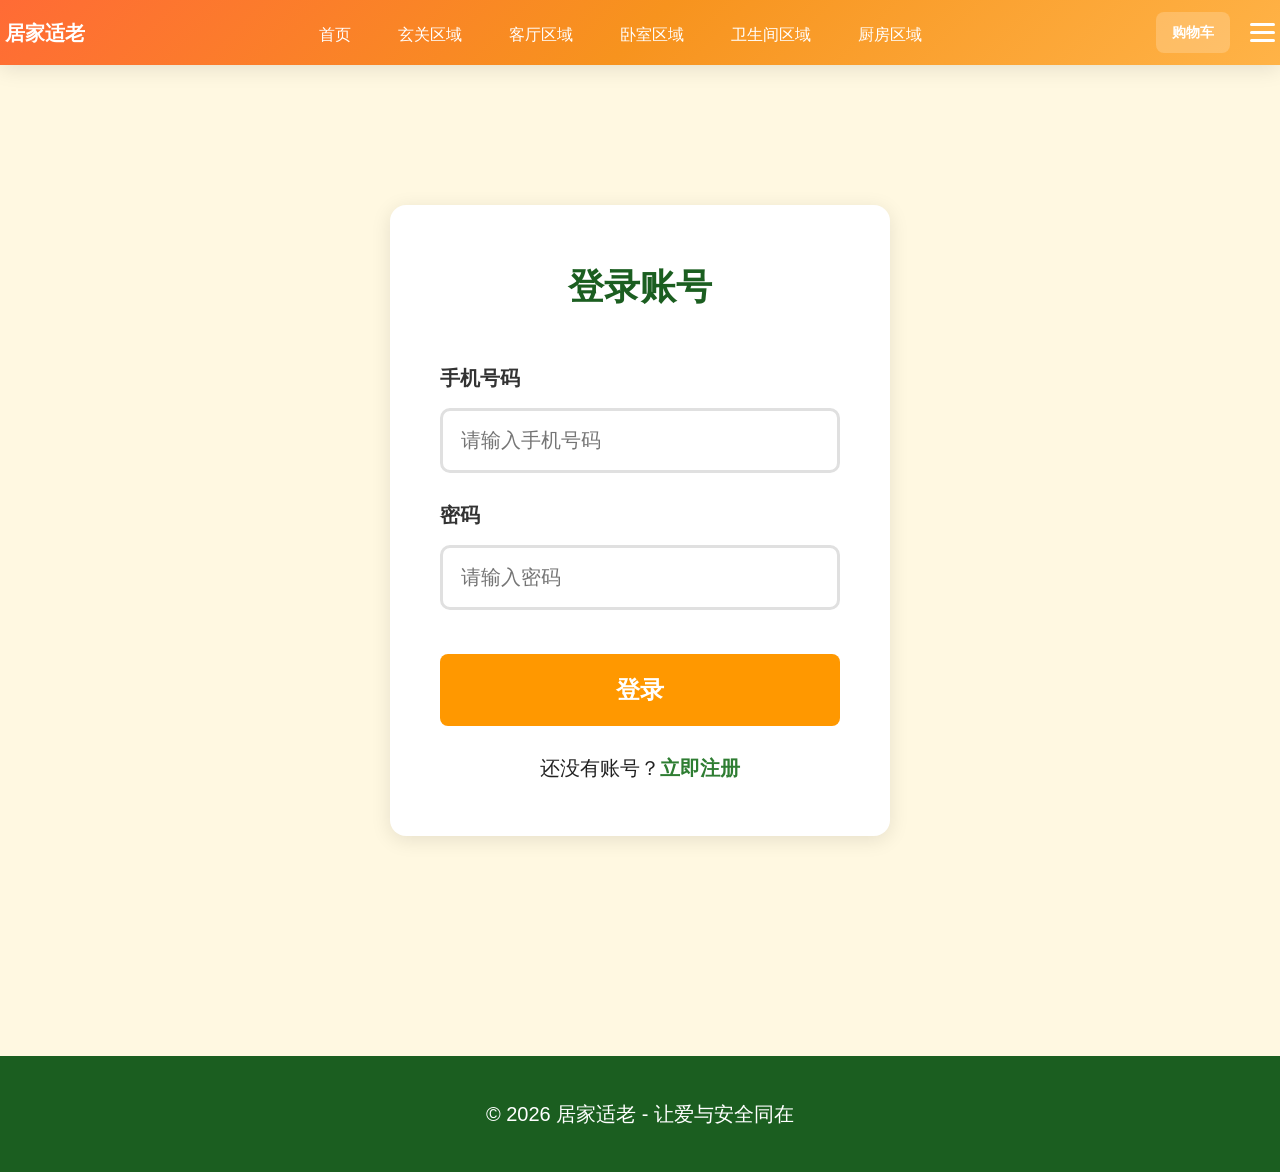
<file: login.html>
<!DOCTYPE html>
<html lang="zh-CN">
<head>
    <meta charset="UTF-8">
    <meta name="viewport" content="width=device-width, initial-scale=1.0">
    <title>登录 - 居家适老</title>
    <link rel="stylesheet" href="css/styles.css">
</head>
<body>
    <nav class="navbar">
        <div class="nav-container">
            <a href="index.html" class="logo">居家适老</a>
            <ul class="nav-links">
                <li><a href="index.html">首页</a></li>
                <li><a href="entrance.html">玄关区域</a></li>
                <li><a href="livingroom.html">客厅区域</a></li>
                <li><a href="bedroom.html">卧室区域</a></li>
                <li><a href="bathroom.html">卫生间区域</a></li>
                <li><a href="kitchen.html">厨房区域</a></li>
            </ul>
            <div class="nav-actions">
                <a href="cart.html" class="btn-cart">购物车</a>
                <div class="menu-toggle" id="menuToggle">
                    <span></span>
                    <span></span>
                    <span></span>
                </div>
            </div>
        </div>
    </nav>

    <div class="side-menu-overlay" id="sideMenuOverlay"></div>
    
    <div class="side-menu" id="sideMenu">
        <div class="side-menu-header">
            <h3>菜单</h3>
            <button class="side-menu-close" id="sideMenuClose">×</button>
        </div>
        <div class="side-menu-content">
            <a href="profile.html" class="side-menu-item">
                <span class="side-menu-icon"></span>
                个人资料
            </a>
            <a href="login.html" class="side-menu-item">
                <span class="side-menu-icon"></span>
                登录 / 注册
            </a>
        </div>
    </div>

    <main class="main-content">
        <div class="auth-container">
            <h1>登录账号</h1>
            <form>
                <div class="form-group">
                    <label for="phone">手机号码</label>
                    <input type="tel" id="phone" placeholder="请输入手机号码" required>
                </div>
                <div class="form-group">
                    <label for="password">密码</label>
                    <input type="password" id="password" placeholder="请输入密码" required>
                </div>
                <button type="submit" class="btn-primary auth-btn">登录</button>
            </form>
            <div class="auth-link">
                还没有账号？<a href="register.html">立即注册</a>
            </div>
        </div>
    </main>

    <footer class="footer">
        <div class="footer-content">
            <p>&copy; 2026 居家适老 - 让爱与安全同在</p>
        </div>
    </footer>

    <script src="js/menu.js"></script>
</body>
</html>
</file>
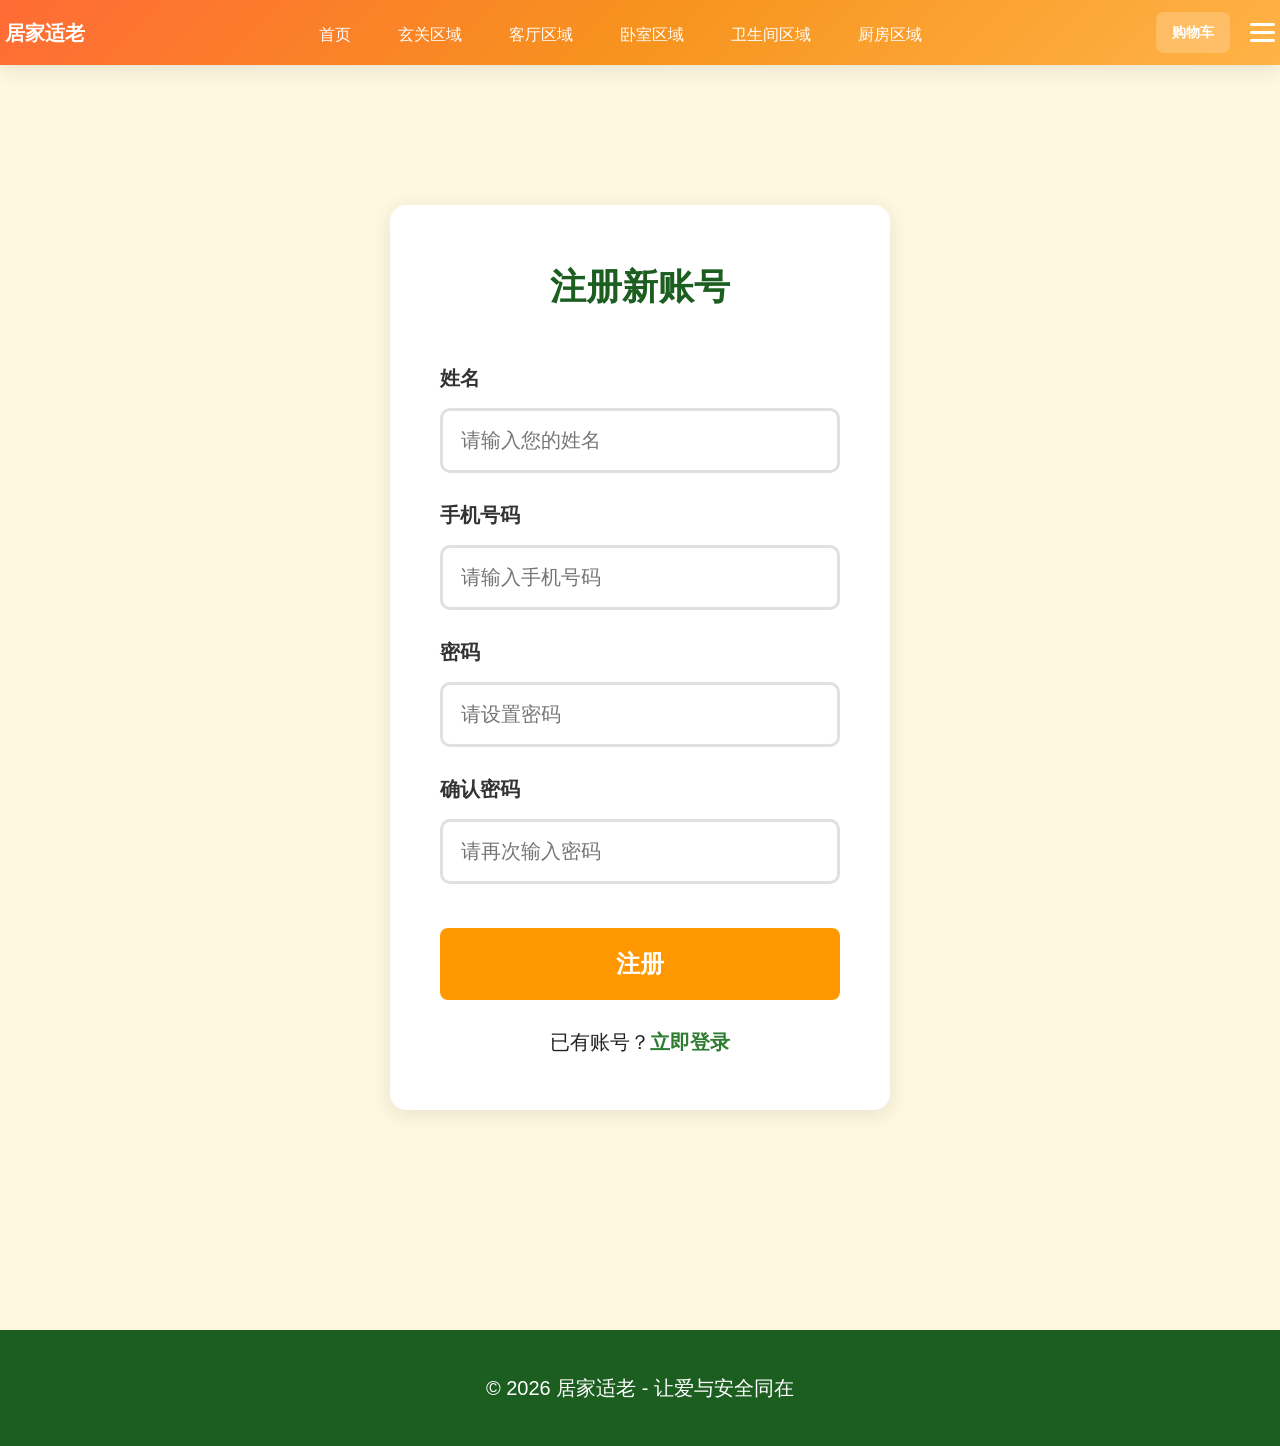
<file: register.html>
<!DOCTYPE html>
<html lang="zh-CN">
<head>
    <meta charset="UTF-8">
    <meta name="viewport" content="width=device-width, initial-scale=1.0">
    <title>注册 - 居家适老</title>
    <link rel="stylesheet" href="css/styles.css">
</head>
<body>
    <nav class="navbar">
        <div class="nav-container">
            <a href="index.html" class="logo">居家适老</a>
            <ul class="nav-links">
                <li><a href="index.html">首页</a></li>
                <li><a href="entrance.html">玄关区域</a></li>
                <li><a href="livingroom.html">客厅区域</a></li>
                <li><a href="bedroom.html">卧室区域</a></li>
                <li><a href="bathroom.html">卫生间区域</a></li>
                <li><a href="kitchen.html">厨房区域</a></li>
            </ul>
            <div class="nav-actions">
                <a href="cart.html" class="btn-cart">购物车</a>
                <div class="menu-toggle" id="menuToggle">
                    <span></span>
                    <span></span>
                    <span></span>
                </div>
            </div>
        </div>
    </nav>

    <div class="side-menu-overlay" id="sideMenuOverlay"></div>
    
    <div class="side-menu" id="sideMenu">
        <div class="side-menu-header">
            <h3>菜单</h3>
            <button class="side-menu-close" id="sideMenuClose">×</button>
        </div>
        <div class="side-menu-content">
            <a href="profile.html" class="side-menu-item">
                <span class="side-menu-icon"></span>
                个人资料
            </a>
            <a href="login.html" class="side-menu-item">
                <span class="side-menu-icon"></span>
                登录 / 注册
            </a>
        </div>
    </div>

    <main class="main-content">
        <div class="auth-container">
            <h1>注册新账号</h1>
            <form>
                <div class="form-group">
                    <label for="name">姓名</label>
                    <input type="text" id="name" placeholder="请输入您的姓名" required>
                </div>
                <div class="form-group">
                    <label for="phone">手机号码</label>
                    <input type="tel" id="phone" placeholder="请输入手机号码" required>
                </div>
                <div class="form-group">
                    <label for="password">密码</label>
                    <input type="password" id="password" placeholder="请设置密码" required>
                </div>
                <div class="form-group">
                    <label for="confirm-password">确认密码</label>
                    <input type="password" id="confirm-password" placeholder="请再次输入密码" required>
                </div>
                <button type="submit" class="btn-primary auth-btn">注册</button>
            </form>
            <div class="auth-link">
                已有账号？<a href="login.html">立即登录</a>
            </div>
        </div>
    </main>

    <footer class="footer">
        <div class="footer-content">
            <p>&copy; 2026 居家适老 - 让爱与安全同在</p>
        </div>
    </footer>

    <script src="js/menu.js"></script>
</body>
</html>
</file>
<file: css/styles.css>
:root {
    --primary-color: #2E7D32;
    --primary-light: #4CAF50;
    --primary-dark: #1B5E20;
    --secondary-color: #FF9800;
    --secondary-light: #FFB74D;
    --accent-color: #E91E63;
    --bg-color: #FFF8E1;
    --card-bg: #FFFFFF;
    --text-primary: #212121;
    --text-secondary: #616161;
    --border-radius: 16px;
    --shadow: 0 4px 20px rgba(0,0,0,0.1);
    --font-family: 'Microsoft YaHei', 'PingFang SC', sans-serif;
}

* {
    margin: 0;
    padding: 0;
    box-sizing: border-box;
}

body {
    font-family: var(--font-family);
    background-color: var(--bg-color);
    color: var(--text-primary);
    font-size: 20px;
    line-height: 1.8;
}

.navbar {
    background: linear-gradient(135deg, #FF6B35, #F7931E, #FFB347);
    padding: 12px 0;
    box-shadow: var(--shadow);
    position: sticky;
    top: 0;
    z-index: 1000;
}

.nav-container {
    max-width: 100%;
    margin: 0;
    padding: 0;
    display: flex;
    justify-content: space-between;
    align-items: center;
    flex-wrap: wrap;
    gap: 12px;
}

.logo {
    font-size: 20px;
    font-weight: bold;
    color: white;
    text-decoration: none;
    display: flex;
    align-items: center;
    gap: 8px;
    padding-left: 5px;
}

.nav-links {
    display: flex;
    list-style: none;
    gap: 15px;
    flex-wrap: wrap;
}

.nav-links li a {
    color: white;
    text-decoration: none;
    font-size: 16px;
    padding: 8px 16px;
    border-radius: 8px;
    transition: all 0.3s ease;
}

.nav-links li a:hover,
.nav-links li a.active {
    background: rgba(255,255,255,0.2);
    transform: translateY(-2px);
}

.nav-actions {
    display: flex;
    gap: 15px;
    align-items: center;
}

.menu-toggle {
    display: flex;
    flex-direction: column;
    gap: 5px;
    cursor: pointer;
    padding: 10px 5px;
    transition: all 0.3s ease;
}

.menu-toggle:hover {
    background: rgba(255,255,255,0.2);
    border-radius: 8px;
}

.menu-toggle span {
    display: block;
    width: 25px;
    height: 3px;
    background: white;
    border-radius: 2px;
    transition: all 0.3s ease;
}

.side-menu {
    position: fixed;
    top: 0;
    right: -350px;
    width: 300px;
    height: 100vh;
    background: white;
    box-shadow: -5px 0 20px rgba(0,0,0,0.2);
    z-index: 2000;
    transition: right 0.3s ease;
    display: flex;
    flex-direction: column;
}

.side-menu.active {
    right: 0;
}

.side-menu-header {
    padding: 20px;
    background: linear-gradient(135deg, #FF6B35, #F7931E);
    color: white;
    display: flex;
    justify-content: space-between;
    align-items: center;
}

.side-menu-header h3 {
    font-size: 22px;
}

.side-menu-close {
    background: none;
    border: none;
    color: white;
    font-size: 32px;
    cursor: pointer;
    transition: transform 0.3s ease;
}

.side-menu-close:hover {
    transform: rotate(90deg);
}

.side-menu-content {
    padding: 30px 20px;
    flex: 1;
}

.side-menu-item {
    display: flex;
    align-items: center;
    gap: 15px;
    padding: 18px 20px;
    color: #333;
    text-decoration: none;
    font-size: 18px;
    border-radius: 12px;
    margin-bottom: 10px;
    transition: all 0.3s ease;
}

.side-menu-item:hover {
    background: #FFF8E1;
    color: #FF6B35;
    transform: translateX(5px);
}

.side-menu-icon {
    font-size: 24px;
}

.side-menu-overlay {
    position: fixed;
    top: 0;
    left: 0;
    width: 100vw;
    height: 100vh;
    background: rgba(0,0,0,0.5);
    z-index: 1999;
    opacity: 0;
    visibility: hidden;
    transition: all 0.3s ease;
}

.side-menu-overlay.active {
    opacity: 1;
    visibility: visible;
}

.btn-cart, .btn-primary, .btn-secondary, .btn-large {
    padding: 8px 16px;
    border-radius: 8px;
    font-size: 14px;
    text-decoration: none;
    font-weight: bold;
    transition: all 0.3s ease;
    cursor: pointer;
    border: none;
}

.btn-cart {
    background: rgba(255,255,255,0.2);
    color: white;
}

.btn-cart:hover {
    background: rgba(255,255,255,0.3);
}

.btn-primary {
    background: var(--secondary-color);
    color: white;
}

.btn-primary:hover {
    background: var(--secondary-light);
    transform: translateY(-2px);
}

.btn-secondary {
    background: white;
    color: var(--primary-color);
    border: 3px solid var(--primary-color);
}

.btn-secondary:hover {
    background: var(--primary-color);
    color: white;
}

.btn-large {
    padding: 20px 48px;
    font-size: 24px;
}

.main-content {
    max-width: 1400px;
    margin: 0 auto;
    padding: 60px 40px;
}

.hero-section {
    display: grid;
    grid-template-columns: 1fr 1fr;
    gap: 60px;
    align-items: center;
    margin-bottom: 80px;
}

.hero-title {
    font-size: 56px;
    line-height: 1.3;
    margin-bottom: 24px;
    color: var(--primary-dark);
}

.hero-subtitle {
    font-size: 26px;
    color: var(--text-secondary);
    margin-bottom: 40px;
}

.hero-actions {
    display: flex;
    gap: 24px;
    flex-wrap: wrap;
}

.hero-slider {
    width: 100%;
    height: 100%;
    position: relative;
    border-radius: 20px;
    overflow: hidden;
    box-shadow: 0 8px 30px rgba(0,0,0,0.15);
}

.slider-container {
    position: relative;
    width: 100%;
    height: 100%;
}

.slider-image {
    position: absolute;
    width: 100%;
    height: 100%;
    object-fit: cover;
    opacity: 0;
    transition: opacity 0.5s ease;
}

.slider-image.active {
    opacity: 1;
}

.slider-dots {
    position: absolute;
    bottom: 20px;
    left: 50%;
    transform: translateX(-50%);
    display: flex;
    gap: 12px;
}

.dot {
    width: 14px;
    height: 14px;
    border-radius: 50%;
    background: rgba(255,255,255,0.6);
    cursor: pointer;
    transition: all 0.3s ease;
}

.dot.active {
    background: #FF6B35;
    transform: scale(1.2);
}

#art-canvas {
    width: 100%;
    height: 500px;
    border-radius: var(--border-radius);
    overflow: hidden;
    box-shadow: var(--shadow);
}

.section-title {
    font-size: 42px;
    text-align: center;
    margin-bottom: 50px;
    color: var(--primary-dark);
}

.features-grid {
    display: grid;
    grid-template-columns: repeat(2, 1fr);
    gap: 30px;
}

.feature-card {
    background: var(--card-bg);
    padding: 0;
    border-radius: var(--border-radius);
    text-align: center;
    box-shadow: var(--shadow);
    transition: all 0.3s ease;
    display: flex;
    flex-direction: column;
    height: 400px;
}

.feature-card-link {
    text-decoration: none;
    display: block;
}

.feature-card:hover {
    transform: translateY(-8px);
    box-shadow: 0 8px 30px rgba(0,0,0,0.15);
}

.feature-icon {
    font-size: 72px;
    margin-bottom: 20px;
}

.feature-icon-img {
    width: 100%;
    height: 50%;
    object-fit: cover;
}

.feature-card h3 {
    padding: 20px 30px 10px;
}

.feature-card p {
    padding: 0 30px 30px;
    flex: 1;
    display: flex;
    align-items: flex-start;
    justify-content: center;
}

.feature-card h3 {
    font-size: 28px;
    margin-bottom: 16px;
    color: var(--primary-color);
}

.feature-card p {
    font-size: 20px;
    color: var(--text-secondary);
}

.sidebar {
    position: fixed;
    left: 0;
    top: 120px;
    width: 280px;
    background: var(--card-bg);
    padding: 30px;
    border-radius: 0 var(--border-radius) var(--border-radius) 0;
    box-shadow: var(--shadow);
}

.sidebar h3 {
    font-size: 26px;
    margin-bottom: 24px;
    color: var(--primary-color);
}

.sidebar-nav {
    list-style: none;
}

.sidebar-nav li {
    margin-bottom: 16px;
}

.sidebar-nav li a {
    display: block;
    padding: 16px 24px;
    color: var(--text-primary);
    text-decoration: none;
    border-radius: 12px;
    font-size: 20px;
    transition: all 0.3s ease;
}

.sidebar-nav li a:hover,
.sidebar-nav li a.active {
    background: var(--primary-light);
    color: white;
}

.room-content {
    margin-left: 320px;
    padding: 40px;
}

.product-grid {
    display: grid;
    grid-template-columns: repeat(2, 1fr);
    gap: 30px;
}

.product-card {
    background: var(--card-bg);
    border-radius: var(--border-radius);
    overflow: hidden;
    box-shadow: var(--shadow);
    transition: all 0.3s ease;
}

.product-card:hover {
    transform: translateY(-5px);
}

.product-image {
    width: 100%;
    height: 250px;
    object-fit: cover;
}

.product-info {
    padding: 24px;
}

.product-info h3 {
    font-size: 24px;
    margin-bottom: 12px;
}

.product-price {
    font-size: 28px;
    color: var(--accent-color);
    font-weight: bold;
    margin-bottom: 16px;
}

.product-desc {
    font-size: 18px;
    color: var(--text-secondary);
    margin-bottom: 20px;
}

.add-to-cart {
    width: 100%;
    padding: 16px;
    background: var(--primary-color);
    color: white;
    border: none;
    border-radius: 10px;
    font-size: 20px;
    cursor: pointer;
    transition: all 0.3s ease;
}

.add-to-cart:hover {
    background: var(--primary-light);
}

.auth-container {
    max-width: 500px;
    margin: 80px auto;
    background: var(--card-bg);
    padding: 50px;
    border-radius: var(--border-radius);
    box-shadow: var(--shadow);
}

.auth-container h1 {
    text-align: center;
    font-size: 36px;
    margin-bottom: 40px;
    color: var(--primary-dark);
}

.form-group {
    margin-bottom: 28px;
}

.form-group label {
    display: block;
    font-size: 22px;
    margin-bottom: 12px;
    color: var(--text-primary);
}

.form-group input {
    width: 100%;
    padding: 18px;
    font-size: 20px;
    border: 3px solid #e0e0e0;
    border-radius: 10px;
    transition: border-color 0.3s ease;
}

.form-group input:focus {
    outline: none;
    border-color: var(--primary-color);
}

.auth-btn {
    width: 100%;
    padding: 20px;
    font-size: 24px;
    margin-top: 20px;
}

.auth-link {
    text-align: center;
    margin-top: 24px;
    font-size: 20px;
}

.auth-link a {
    color: var(--primary-color);
    text-decoration: none;
    font-weight: bold;
}

.cart-container {
    max-width: 1000px;
    margin: 0 auto;
}

.cart-item {
    display: flex;
    gap: 24px;
    background: var(--card-bg);
    padding: 30px;
    border-radius: var(--border-radius);
    margin-bottom: 24px;
    box-shadow: var(--shadow);
    align-items: center;
}

.cart-item-icon {
    font-size: 64px;
}

.cart-item-info {
    flex: 1;
}

.cart-item-info h3 {
    font-size: 26px;
    margin-bottom: 8px;
}

.cart-item-price {
    font-size: 24px;
    color: var(--accent-color);
    font-weight: bold;
}

.cart-item-quantity {
    display: flex;
    align-items: center;
    gap: 16px;
}

.quantity-btn {
    width: 48px;
    height: 48px;
    font-size: 24px;
    border: none;
    background: var(--primary-color);
    color: white;
    border-radius: 8px;
    cursor: pointer;
}

.cart-summary {
    background: var(--card-bg);
    padding: 40px;
    border-radius: var(--border-radius);
    box-shadow: var(--shadow);
    margin-top: 40px;
}

.cart-total {
    font-size: 32px;
    font-weight: bold;
    text-align: right;
    margin-bottom: 30px;
}

.checkout-btn {
    width: 100%;
    padding: 24px;
    font-size: 26px;
}

.empty-cart {
    text-align: center;
    padding: 80px 40px;
    background: white;
    border-radius: 16px;
    box-shadow: 0 4px 20px rgba(0,0,0,0.1);
}

.empty-cart-icon {
    font-size: 120px;
    margin-bottom: 20px;
}

.empty-cart-title {
    font-size: 32px;
    color: #2E7D32;
    margin-bottom: 10px;
}

.empty-cart-desc {
    font-size: 20px;
    color: #616161;
    margin-bottom: 30px;
}

.continue-shopping {
    background: #FF9800;
    color: white;
    padding: 16px 32px;
    border-radius: 12px;
    font-size: 20px;
    text-decoration: none;
}

.footer {
    background: var(--primary-dark);
    color: white;
    padding: 40px 0;
    margin-top: 80px;
}

.footer-content {
    max-width: 1400px;
    margin: 0 auto;
    padding: 0 40px;
    text-align: center;
    font-size: 20px;
}

@media (max-width: 968px) {
    .hero-section {
        grid-template-columns: 1fr;
    }
    .sidebar {
        position: relative;
        width: 100%;
        top: auto;
        border-radius: var(--border-radius);
        margin-bottom: 30px;
    }
    .room-content {
        margin-left: 0;
    }
}

.checkout-container {
    max-width: 700px;
    margin: 0 auto;
    display: flex;
    flex-direction: column;
    align-items: stretch;
    gap: 30px;
}

.checkout-section {
    background: white;
    border-radius: 16px;
    padding: 30px;
    box-shadow: 0 4px 20px rgba(0,0,0,0.1);
    width: 100%;
    box-sizing: border-box;
}

.order-item {
    display: flex;
    gap: 20px;
    padding: 20px 0;
    border-bottom: 1px solid #eee;
    align-items: center;
}

.order-item-icon {
    font-size: 48px;
}

.order-item-info {
    flex: 1;
}

.order-item-info h4 {
    font-size: 22px;
    margin-bottom: 8px;
}

.order-item-price {
    color: #E91E63;
    font-weight: bold;
    font-size: 20px;
}

.order-item-quantity {
    font-size: 20px;
    color: #616161;
}

.total-section {
    margin-top: 30px;
    padding-top: 20px;
    border-top: 2px solid #FFB347;
}

.total-row {
    display: flex;
    justify-content: space-between;
    font-size: 22px;
    padding: 12px 0;
}

.grand-total {
    font-size: 32px;
    font-weight: bold;
    color: #E91E63;
    margin-top: 20px;
}

.payment-methods {
    display: flex;
    flex-direction: column;
    gap: 20px;
}

.payment-method {
    display: flex;
    align-items: center;
    padding: 24px;
    border: 3px solid #e0e0e0;
    border-radius: 12px;
    cursor: pointer;
    transition: all 0.3s ease;
}

.payment-method:hover {
    border-color: #FF9800;
}

.payment-method.selected {
    border-color: #FF9800;
    background: #FFF8E1;
}

.payment-method input[type="radio"] {
    width: 24px;
    height: 24px;
    margin-right: 20px;
    accent-color: #FF9800;
}

.payment-icon {
    width: 50px;
    height: 50px;
    object-fit: contain;
    margin-right: 20px;
}

.payment-info h4 {
    font-size: 24px;
    margin-bottom: 5px;
}

.payment-info p {
    font-size: 18px;
    color: #616161;
}

.qr-code-section {
    margin-top: 30px;
    text-align: center;
}

.qr-code {
    width: 250px;
    height: 250px;
    background: #f5f5f5;
    margin: 20px auto;
    border-radius: 12px;
    display: flex;
    align-items: center;
    justify-content: center;
    font-size: 100px;
}

.qr-hint {
    font-size: 20px;
    color: #616161;
    margin-top: 15px;
}

.btn-pay {
    width: 100%;
    padding: 24px;
    background: #FF9800;
    color: white;
    border: none;
    border-radius: 12px;
    font-size: 26px;
    font-weight: bold;
    cursor: pointer;
    margin-top: 30px;
    transition: all 0.3s ease;
}

.btn-pay:hover {
    background: #FFB74D;
    transform: translateY(-2px);
}

.btn-back {
    display: inline-block;
    margin-top: 20px;
    color: #2E7D32;
    text-decoration: none;
    font-size: 20px;
}

.btn-back:hover {
    text-decoration: underline;
}

.empty-checkout {
    text-align: center;
    padding: 80px 40px;
    background: white;
    border-radius: 16px;
    box-shadow: 0 4px 20px rgba(0,0,0,0.1);
    grid-column: 1 / -1;
}

.empty-checkout-icon {
    font-size: 100px;
    margin-bottom: 20px;
}

.profile-container {
    max-width: 800px;
    margin: 0 auto;
    background: white;
    border-radius: 16px;
    padding: 50px;
    box-shadow: 0 4px 20px rgba(0,0,0,0.1);
}

.profile-header {
    text-align: center;
    margin-bottom: 40px;
}

.avatar {
    width: 180px;
    height: 180px;
    border-radius: 50%;
    background: #e0e0e0;
    display: flex;
    align-items: center;
    justify-content: center;
    font-size: 80px;
    margin: 0 auto 20px;
    overflow: hidden;
    position: relative;
    border: 3px solid #ccc;
}

.avatar-overlay {
    position: absolute;
    top: 0;
    left: 0;
    width: 100%;
    height: 100%;
    background: rgba(0, 0, 0, 0.5);
    display: flex;
    align-items: center;
    justify-content: center;
    font-size: 48px;
    opacity: 0;
    transition: opacity 0.3s ease;
    border-radius: 50%;
}

.avatar:hover .avatar-overlay {
    opacity: 1;
}

#avatar-img {
    width: 100%;
    height: 100%;
    border-radius: 50%;
    object-fit: cover;
}

#avatar-overlay,
#avatar-input,
.info-input,
#save-btn,
#cancel-btn {
    display: none;
}

#save-btn {
    background: #4CAF50;
}

#cancel-btn {
    background: #999;
}

#avatar-img[src] {
    display: block;
}

#avatar-emoji {
    display: block;
}

#avatar-emoji[style*="none"] {
    display: none;
}

.profile-name {
    font-size: 36px;
    color: #2E7D32;
    margin-bottom: 10px;
}

.profile-phone {
    font-size: 22px;
    color: #616161;
}

.profile-section {
    margin-bottom: 30px;
}

.info-row {
    display: flex;
    justify-content: space-between;
    padding: 16px 0;
    border-bottom: 1px solid #eee;
    font-size: 20px;
}

.info-label {
    color: #616161;
}

.info-value {
    font-weight: bold;
    color: #212121;
}

.info-input {
    font-size: 18px;
    padding: 8px 12px;
    border: 2px solid #e0e0e0;
    border-radius: 8px;
    font-family: var(--font-family);
}

.info-input:focus {
    outline: none;
    border-color: #4CAF50;
}

.btn-edit {
    background: #FF9800;
    color: white;
    padding: 16px 32px;
    border-radius: 12px;
    font-size: 22px;
    text-decoration: none;
    display: inline-block;
    margin-top: 20px;
    transition: all 0.3s ease;
    cursor: pointer;
    border: none;
    margin-right: 10px;
}

.btn-edit:hover {
    background: #FFB74D;
}

@media (max-width: 968px) {
    .checkout-container {
        grid-template-columns: 1fr;
    }
}

.payment-section-hidden {
    display: none;
}

.qr-section-title {
    font-size: 24px;
    margin-bottom: 10px;
}

.cart-summary-hidden {
    display: none;
}

.profile-btn-container {
    text-align: center;
}

.checkout-input {
    width: 100%;
    padding: 16px;
    font-size: 18px;
    border: 3px solid #e0e0e0;
    border-radius: 10px;
    font-family: var(--font-family);
    margin-top: 10px;
}

.checkout-input:focus {
    outline: none;
    border-color: #FF9800;
}

.checkout-textarea {
    min-height: 100px;
    resize: vertical;
}

.form-group {
    margin-bottom: 24px;
}

.form-group label {
    font-size: 20px;
    font-weight: bold;
    color: #333;
}

.form-group .checkout-input::placeholder {
    color: #999;
}
</file>
